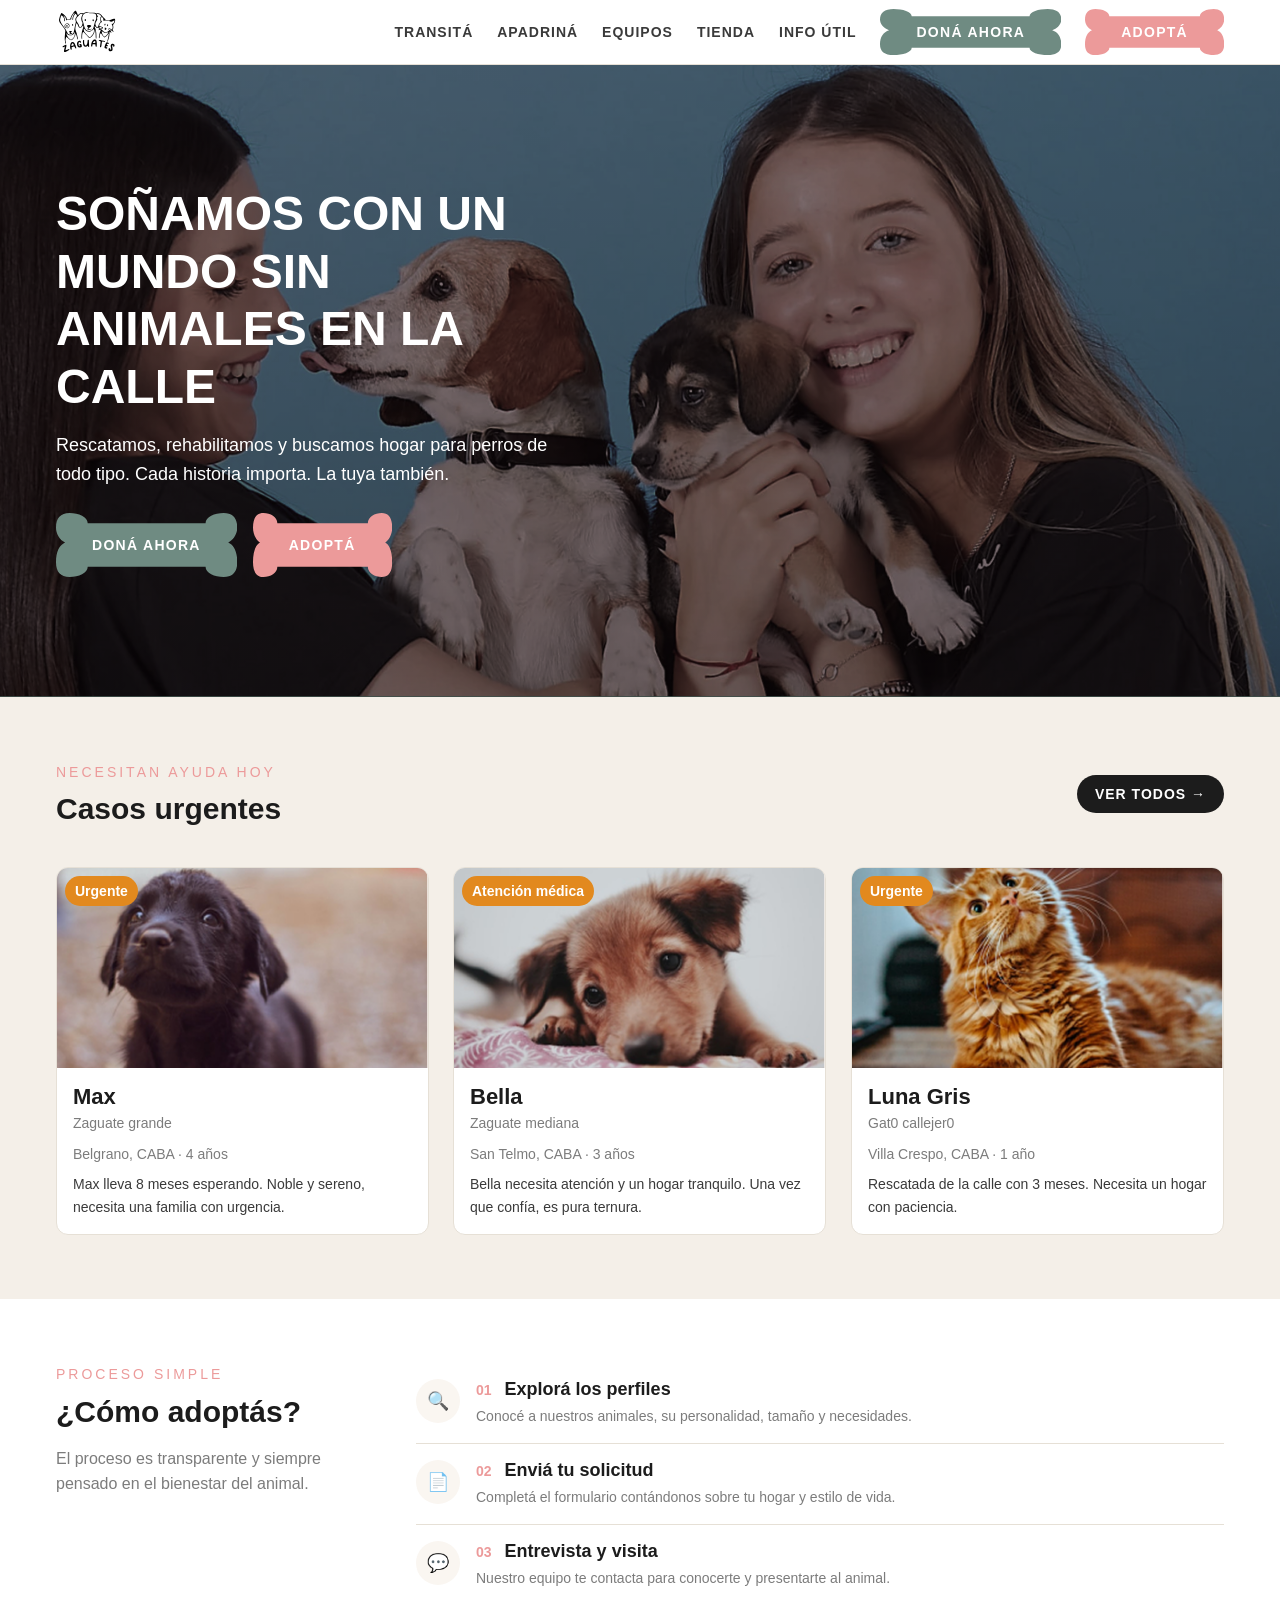
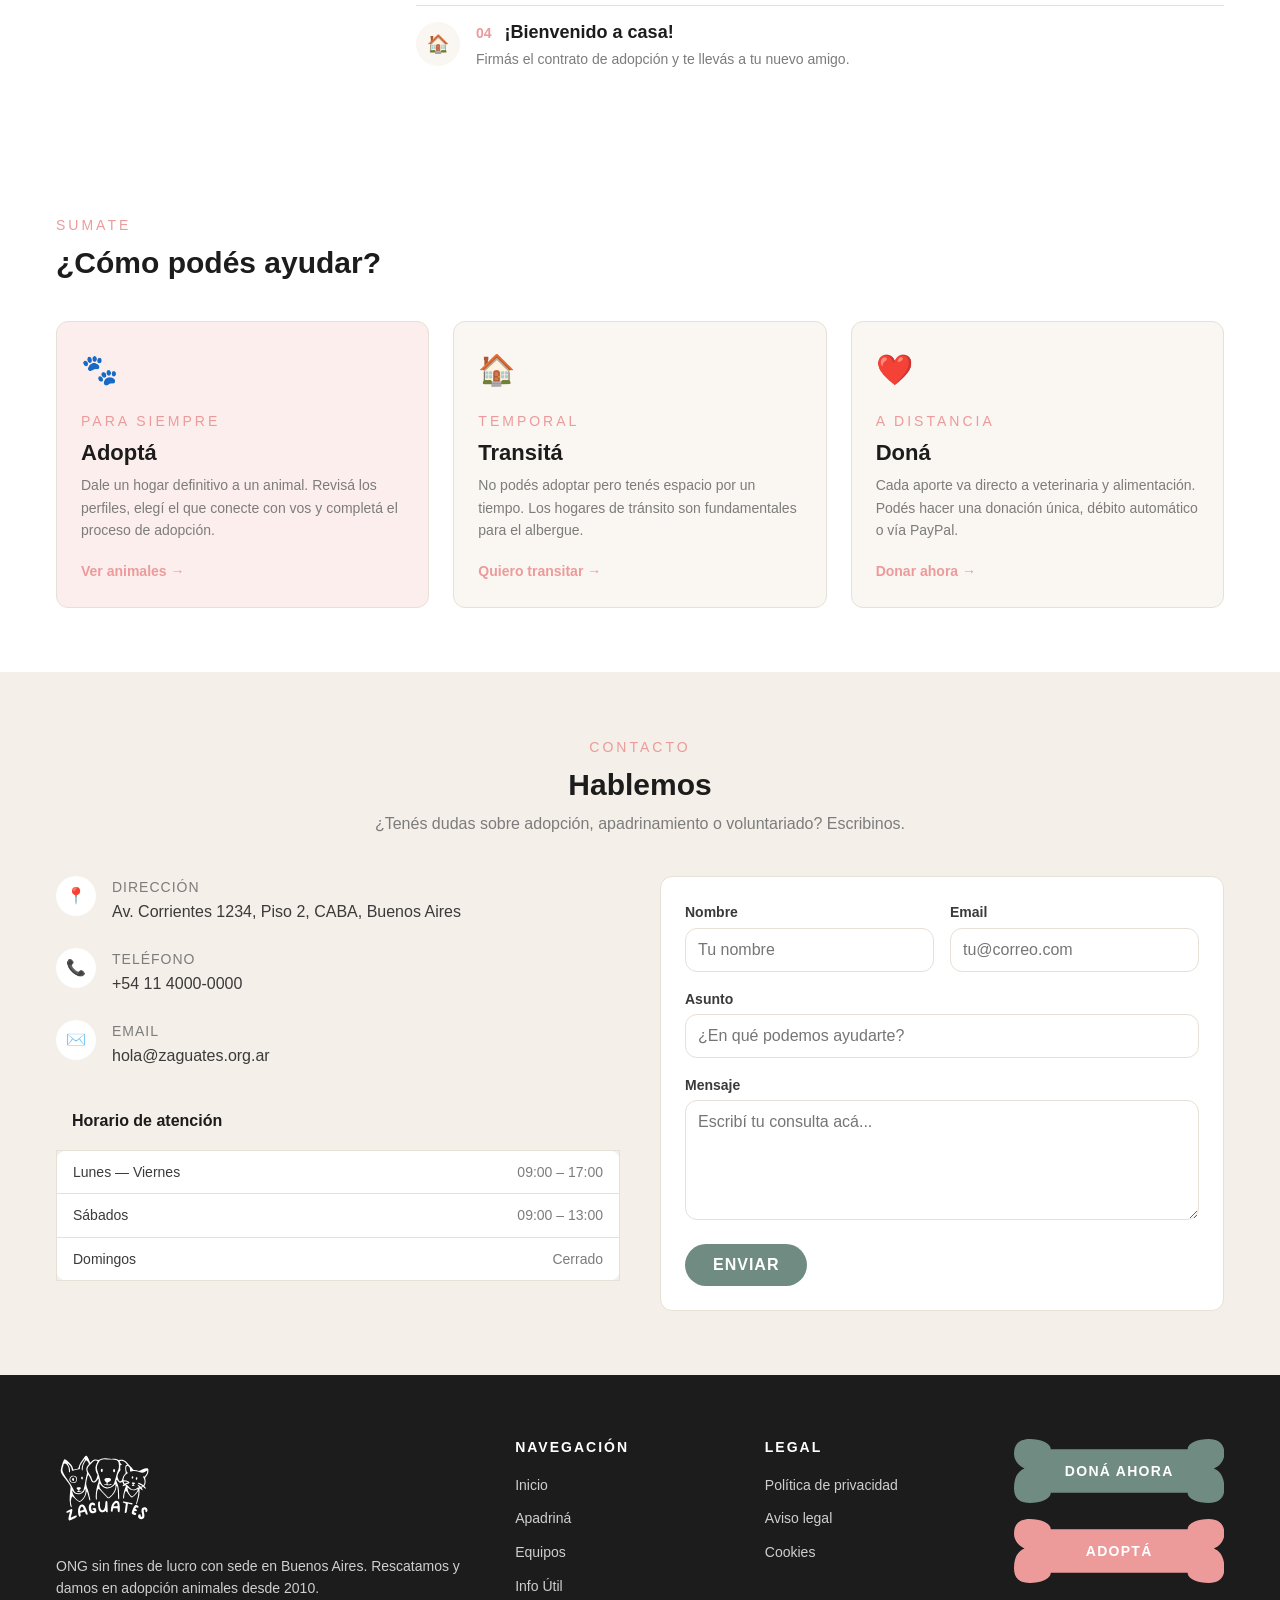
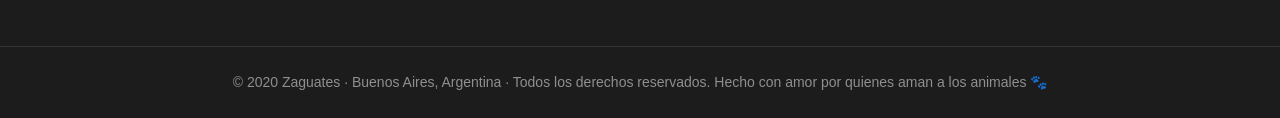
<file: index.html>
<!DOCTYPE html>
<html lang="es">
<head>
    <meta charset="UTF-8">
    <meta name="viewport" content="width=device-width, initial-scale=1.0">
    <title>Zaguates - Adoptá y salvá vidas</title>
    <link rel="stylesheet" href="style.css">
</head>
<body>

    <!-- =========================================================
         CABECERA CON MENÚ HAMBURGUESA
         ========================================================= -->
    <header class="cabecera">
        <div class="contenedor cabecera-interna">
            <a class="logo" href="index.html">
                <img src="img/Zaguates_logo.svg" alt="Logo Zaguates" width="64" height="48">
            </a>

            <!-- Checkbox oculto que hace funcionar el menú -->
            <input type="checkbox" id="menu-toggle" class="menu-toggle">
            
            <!-- El icono de la hamburguesa -->
            <label for="menu-toggle" class="menu-label">
                <span></span>
                <span></span>
                <span></span>
            </label>
            
            <!-- Navegación que se oculta en celular y se muestra en PC -->
            <nav class="navegacion" aria-label="Menú principal">
                <a href="transita.html">Transitá</a>
                <a href="animales.html">Apadriná</a>
                <a href="equipos.html">Equipos</a>
                <a href="index.html#tienda">Tienda</a>
                <a href="info.html">Info útil</a>
                <a href="dona.html" class="btn-hueso btn-hueso--verde">
                    <span>DONÁ AHORA</span>
                </a>
                <a href="animales.html" class="btn-hueso btn-hueso--rosa">
                    <span>ADOPTÁ</span>
                </a>
            </nav>
        </div>
    </header>


    <!-- =========================================================
         CONTENIDO PRINCIPAL
         ========================================================= -->
    <main>

        <!-- HERO -->
        <section class="hero" id="nosotros">
            <div class="contenedor">
                <div class="hero-contenido">
                    <h1>Soñamos con un mundo sin animales en la calle</h1>
                    <p>
                        Rescatamos, rehabilitamos y buscamos hogar para perros
                        de todo tipo. Cada historia importa. La tuya también.
                    </p>
                      <div class="grupo-botones">
                <a href="#" class="btn-hueso btn-hueso--verde" style=" height: 4rem">
    <span>DONÁ AHORA</span>
  </a>
                <a href="#" class="btn-hueso btn-hueso--rosa" style=" height: 4rem" >
    <span>ADOPTÁ</span>
  </a>
            </div>
                </div>
            </div>
        </section>


        <!-- CASOS URGENTES -->
        <section class="seccion casos-urgentes" id="casos">
            <div class="contenedor">

                <div class="encabezado-seccion">
                    <div>
                        <span class="eyebrow">Necesitan ayuda hoy</span>
                        <h2>Casos urgentes</h2>
                    </div>
                    <a class="btn btn-oscuro btn-chico" href="animales.html">Ver todos &rarr;</a>
                </div>

                <div class="grilla-casos">

                    <!-- Tarjeta 1 -->
                    <div class="contenedor-tarjeta">
                        <article class="tarjeta-animal">
                            <div class="tarjeta-animal__media">
                                <img class="tarjeta-animal__imagen" src="img/Max.png" alt="Max, perro mestizo grande">
                                <span class="etiqueta-alerta">Urgente</span>
                            </div>
                            <div class="tarjeta-animal__info">
                                <h3 class="tarjeta-animal__nombre">Max</h3>
                                <p class="tarjeta-animal__tipo">Zaguate grande</p>
                                <p class="tarjeta-animal__ubicacion">Belgrano, CABA · 4 años</p>
                                <p class="tarjeta-animal__descripcion">
                                    Max lleva 8 meses esperando. Noble y sereno,
                                    necesita una familia con urgencia.
                                </p>
                            </div>
                        </article>
                    </div>

                    <!-- Tarjeta 2 -->
                    <div class="contenedor-tarjeta">
                        <article class="tarjeta-animal">
                            <div class="tarjeta-animal__media">
                                <img class="tarjeta-animal__imagen" src="img/Bella.png" alt="Bella, perra mestiza mediana">
                                <span class="etiqueta-alerta">Atención médica</span>
                            </div>
                            <div class="tarjeta-animal__info">
                                <h3 class="tarjeta-animal__nombre">Bella</h3>
                                <p class="tarjeta-animal__tipo">Zaguate mediana</p>
                                <p class="tarjeta-animal__ubicacion">San Telmo, CABA · 3 años</p>
                                <p class="tarjeta-animal__descripcion">
                                    Bella necesita atención y un hogar tranquilo.
                                    Una vez que confía, es pura ternura.
                                </p>
                            </div>
                        </article>
                    </div>

                    <!-- Tarjeta 3 -->
                    <div class="contenedor-tarjeta">
                        <article class="tarjeta-animal">
                            <div class="tarjeta-animal__media">
                                <img class="tarjeta-animal__imagen" src="img/Simon.png" alt="Luna Gris, gata callejera">
                                <span class="etiqueta-alerta">Urgente</span>
                            </div>
                            <div class="tarjeta-animal__info">
                                <h3 class="tarjeta-animal__nombre">Luna Gris</h3>
                                <p class="tarjeta-animal__tipo">Gat0 callejer0</p>
                                <p class="tarjeta-animal__ubicacion">Villa Crespo, CABA · 1 año</p>
                                <p class="tarjeta-animal__descripcion">
                                    Rescatada de la calle con 3 meses. Necesita un
                                    hogar con paciencia.
                                </p>
                            </div>
                        </article>
                    </div>

                </div>
            </div>
        </section>


        <!-- PROCESO DE ADOPCION -->
        <section class="seccion proceso" id="adopta">
            <div class="contenedor proceso-grid">

                <div class="proceso-intro">
                    <span class="eyebrow">Proceso simple</span>
                    <h2>¿Cómo adoptás?</h2>
                    <p>El proceso es transparente y siempre pensado en el bienestar del animal.</p>
                </div>

                <div class="proceso-pasos">

                    <article class="paso">
                        <div class="paso__icono" aria-hidden="true">🔍</div>
                        <div>
                            <h3 class="paso__titulo">
                                <span class="paso__numero">01</span> Explorá los perfiles
                            </h3>
                            <p class="paso__texto">
                                Conocé a nuestros animales, su personalidad, tamaño y necesidades.
                            </p>
                        </div>
                    </article>

                    <article class="paso">
                        <div class="paso__icono" aria-hidden="true">📄</div>
                        <div>
                            <h3 class="paso__titulo">
                                <span class="paso__numero">02</span> Enviá tu solicitud
                            </h3>
                            <p class="paso__texto">
                                Completá el formulario contándonos sobre tu hogar y estilo de vida.
                            </p>
                        </div>
                    </article>

                    <article class="paso">
                        <div class="paso__icono" aria-hidden="true">💬</div>
                        <div>
                            <h3 class="paso__titulo">
                                <span class="paso__numero">03</span> Entrevista y visita
                            </h3>
                            <p class="paso__texto">
                                Nuestro equipo te contacta para conocerte y presentarte al animal.
                            </p>
                        </div>
                    </article>

                    <article class="paso">
                        <div class="paso__icono" aria-hidden="true">🏠</div>
                        <div>
                            <h3 class="paso__titulo">
                                <span class="paso__numero">04</span> ¡Bienvenido a casa!
                            </h3>
                            <p class="paso__texto">
                                Firmás el contrato de adopción y te llevás a tu nuevo amigo.
                            </p>
                        </div>
                    </article>

                </div>
            </div>
        </section>


        <!-- COMO PODES AYUDAR -->
        <section class="seccion ayuda" id="ayuda">
            <div class="contenedor">

                <span class="eyebrow">Sumate</span>
                <h2>¿Cómo podés ayudar?</h2>

                <div class="grilla-ayuda">

                    <article class="tarjeta-ayuda">
                        <div class="tarjeta-ayuda__icono" aria-hidden="true">🐾</div>
                        <span class="eyebrow">Para siempre</span>
                        <h3 class="tarjeta-ayuda__titulo">Adoptá</h3>
                        <p class="tarjeta-ayuda__texto">
                            Dale un hogar definitivo a un animal. Revisá los perfiles,
                            elegí el que conecte con vos y completá el proceso de adopción.
                        </p>
                        <a class="tarjeta-ayuda__link" href="animales.html">Ver animales &rarr;</a>
                    </article>

                    <article class="tarjeta-ayuda">
                        <div class="tarjeta-ayuda__icono" aria-hidden="true">🏠</div>
                        <span class="eyebrow">Temporal</span>
                        <h3 class="tarjeta-ayuda__titulo">Transitá</h3>
                        <p class="tarjeta-ayuda__texto">
                            No podés adoptar pero tenés espacio por un tiempo. Los hogares
                            de tránsito son fundamentales para el albergue.
                        </p>
                        <a class="tarjeta-ayuda__link" href="transita.html">Quiero transitar &rarr;</a>
                    </article>

                    <article class="tarjeta-ayuda" id="donaciones">
                        <div class="tarjeta-ayuda__icono" aria-hidden="true">❤️</div>
                        <span class="eyebrow">A distancia</span>
                        <h3 class="tarjeta-ayuda__titulo">Doná</h3>
                        <p class="tarjeta-ayuda__texto">
                            Cada aporte va directo a veterinaria y alimentación. Podés hacer
                            una donación única, débito automático o vía PayPal.
                        </p>
                        <a class="tarjeta-ayuda__link" href="#contacto">Donar ahora &rarr;</a>
                    </article>

                </div>
            </div>
        </section>


        <!-- CONTACTO -->
        <section class="seccion contacto" id="contacto">
            <div class="contenedor">

                <div class="contacto-titulo">
                    <span class="eyebrow">Contacto</span>
                    <h2>Hablemos</h2>
                    <p>¿Tenés dudas sobre adopción, apadrinamiento o voluntariado? Escribinos.</p>
                </div>

                <div class="contacto-grid">

                    <!-- Columna de informacion -->
                    <div class="contacto-info">

                        <div class="dato-contacto">
                            <div class="dato-contacto__icono" aria-hidden="true">📍</div>
                            <div>
                                <span class="dato-contacto__etiqueta">Dirección</span>
                                Av. Corrientes 1234, Piso 2, CABA, Buenos Aires
                            </div>
                        </div>

                        <div class="dato-contacto">
                            <div class="dato-contacto__icono" aria-hidden="true">📞</div>
                            <div>
                                <span class="dato-contacto__etiqueta">Teléfono</span>
                                +54 11 4000-0000
                            </div>
                        </div>

                        <div class="dato-contacto">
                            <div class="dato-contacto__icono" aria-hidden="true">✉️</div>
                            <div>
                                <span class="dato-contacto__etiqueta">Email</span>
                                hola@zaguates.org.ar
                            </div>
                        </div>

                        <table class="horarios">
                            <caption>Horario de atención</caption>
                            <tbody>
                                <tr>
                                    <td>Lunes — Viernes</td>
                                    <td>09:00 – 17:00</td>
                                </tr>
                                <tr>
                                    <td>Sábados</td>
                                    <td>09:00 – 13:00</td>
                                </tr>
                                <tr>
                                    <td>Domingos</td>
                                    <td>Cerrado</td>
                                </tr>
                            </tbody>
                        </table>

                    </div>

                    <!-- Columna del formulario -->
                    <form class="formulario" action="#" method="post">

                        <div class="campos-fila">
                            <div class="campo">
                                <label for="nombre">Nombre</label>
                                <input type="text" id="nombre" name="nombre" placeholder="Tu nombre">
                            </div>
                            <div class="campo">
                                <label for="email">Email</label>
                                <input type="email" id="email" name="email" placeholder="tu@correo.com">
                            </div>
                        </div>

                        <div class="campo">
                            <label for="asunto">Asunto</label>
                            <input type="text" id="asunto" name="asunto" placeholder="¿En qué podemos ayudarte?">
                        </div>

                        <div class="campo">
                            <label for="mensaje">Mensaje</label>
                            <textarea id="mensaje" name="mensaje" placeholder="Escribí tu consulta acá..."></textarea>
                        </div>

                        <button type="submit" class="btn btn-verde">Enviar</button>

                    </form>

                </div>
            </div>
        </section>

    </main>


    <!-- =========================================================
         PIE DE PAGINA
         ========================================================= -->
    <footer class="pie" id="tienda">
        <div class="contenedor">

            <div class="pie-grid">

                <div class="pie-sobre">
                    <a class="logo" href="index.html">
                        <img src="img/ZaguatesLogo_BLanco.svg" alt="Logo Zaguates" width="100" height="100">
                       
                    </a>
                    <p>
                        ONG sin fines de lucro con sede en Buenos Aires. Rescatamos y
                        damos en adopción animales desde 2010.
                    </p>
                </div>

                <div class="pie-columna">
                    <h3>Navegación</h3>
                    <ul>
                        <li><a href="index.html">Inicio</a></li>
                        <li><a href="animales.html">Apadriná</a></li>
                        <li><a href="equipos.html">Equipos</a></li>
                        <li><a href="#contacto">Info Útil</a></li>
                    </ul>
                </div>

                <div class="pie-columna">
                    <h3>Legal</h3>
                    <ul>
                        <li><a href="#">Política de privacidad</a></li>
                        <li><a href="#">Aviso legal</a></li>
                        <li><a href="#">Cookies</a></li>
                    </ul>
                </div>

              <div class="grupo-botones" style="flex-direction: column;">
                <a href="/donaciones.html" class="btn-hueso btn-hueso--verde" style=" height: 4rem">
                    <span>DONÁ AHORA</span>
                </a>
                <a href="#" class="btn-hueso btn-hueso--rosa" style=" height: 4rem">
                    <span>ADOPTÁ</span>
                </a>
            </div>
        </div>

            </div>

            <div class="pie-final">
                © 2020 Zaguates · Buenos Aires, Argentina · Todos los derechos reservados.
                Hecho con amor por quienes aman a los animales 🐾
            </div>

        </div>
    </footer>

</body>
</html>
</file>
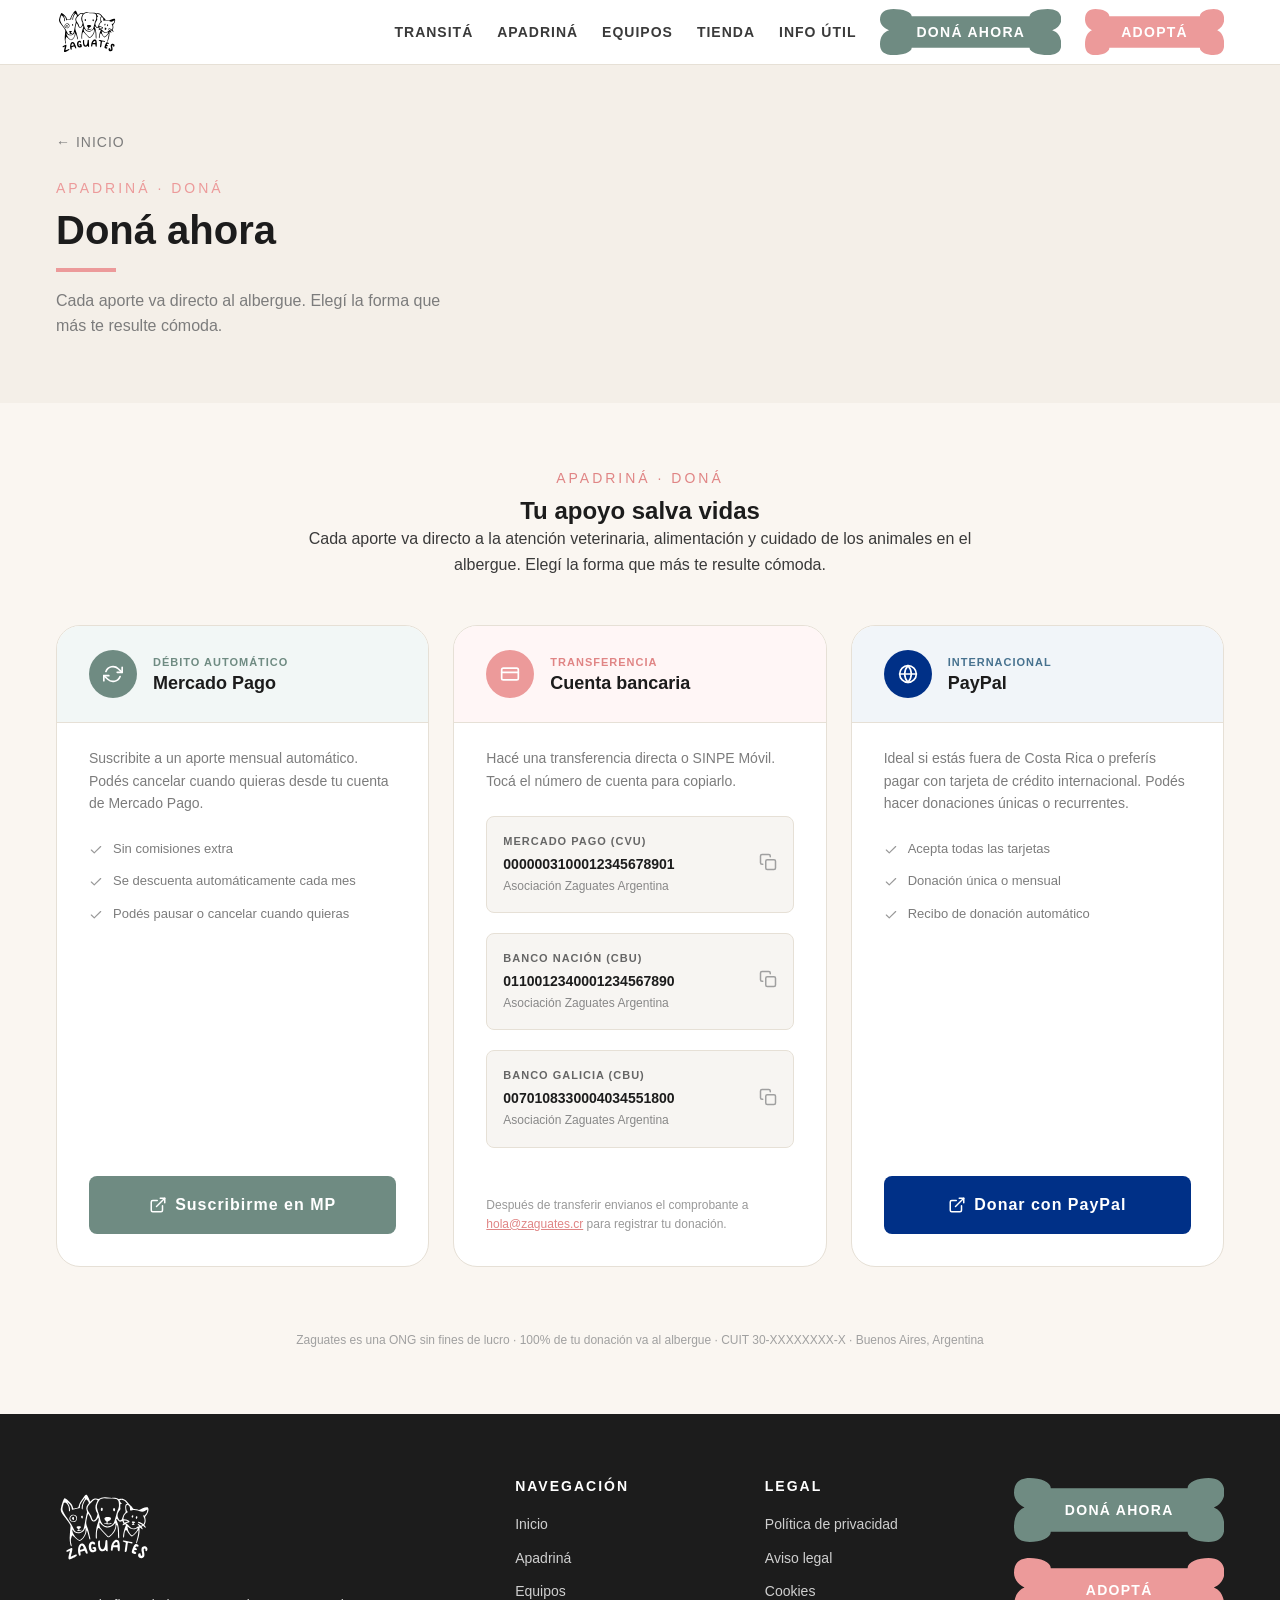
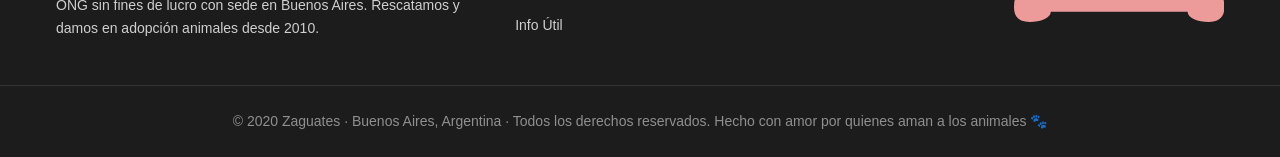
<file: dona.html>
<!DOCTYPE html>
<html lang="es">
<head>
    <meta charset="UTF-8">
    <meta name="viewport" content="width=device-width, initial-scale=1.0">
    <title>Doná Ahora | Zaguates</title>
    <link rel="stylesheet" href="style.css">
</head>
<body>

    <!-- =========================================================
         CABECERA CON MENÚ HAMBURGUESA
         ========================================================= -->
    <header class="cabecera">
        <div class="contenedor cabecera-interna">
            <a class="logo" href="index.html">
                <img src="img/Zaguates_logo.svg" alt="Logo Zaguates" width="64" height="48">
            </a>

            <!-- Checkbox oculto que hace funcionar el menú -->
            <input type="checkbox" id="menu-toggle" class="menu-toggle">
            
            <!-- El icono de la hamburguesa -->
            <label for="menu-toggle" class="menu-label">
                <span></span>
                <span></span>
                <span></span>
            </label>
            
            <!-- Navegación que se oculta en celular y se muestra en PC -->
            <nav class="navegacion" aria-label="Menú principal">
                <a href="transita.html">Transitá</a>
                <a href="animales.html">Apadriná</a>
                <a href="equipos.html">Equipos</a>
                <a href="index.html#tienda">Tienda</a>
                <a href="info.html">Info útil</a>
                <a href="dona.html" class="btn-hueso btn-hueso--verde">
                    <span>DONÁ AHORA</span>
                </a>
                <a href="animales.html" class="btn-hueso btn-hueso--rosa">
                    <span>ADOPTÁ</span>
                </a>
            </nav>
        </div>
    </header>

    <!-- =========================================================
         CONTENIDO PRINCIPAL
         ========================================================= -->
    <main>

        <!-- HERO DONACIONES -->
        <section class="donar-hero">
            <div class="contenedor donar-hero__grid">
                <div class="donar-hero__texto">
                    <a class="volver" href="index.html">&larr; Inicio</a>
                    <span class="eyebrow">Apadriná &middot; Doná</span>
                    <h1>Doná ahora</h1>
                    <hr class="divisor">
                    <p>Cada aporte va directo al albergue. Elegí la forma que más te resulte cómoda.</p>
                </div>
                <div class="donar-hero__grafico">
                    <svg viewBox="0 0 24 24" fill="currentColor" class="icono-corazon-bg" aria-hidden="true">
                        <path d="M12 21.35l-1.45-1.32C5.4 15.36 2 12.28 2 8.5 2 5.42 4.42 3 7.5 3c1.74 0 3.41.81 4.5 2.09C13.09 3.81 14.76 3 16.5 3 19.58 3 22 5.42 22 8.5c0 3.78-3.4 6.86-8.55 11.54L12 21.35z"/>
                    </svg>
                </div>
            </div>
        </section>

       <!-- MÉTODOS DE DONACIÓN -->
        <section class="seccion" id="donaciones" style="background-color: var(--color-fondo-suave);">
            <div class="contenedor">

                <!-- Intro centrada -->
                <div class="dona-intro">
                    <span class="eyebrow eyebrow-rosa">Apadriná &middot; Doná</span>
                    <h2>Tu apoyo salva vidas</h2>
                    <p>
                        Cada aporte va directo a la atención veterinaria, alimentación y
                        cuidado de los animales en el albergue. Elegí la forma que más te resulte cómoda.
                    </p>
                </div>

                <!-- Grid de 3 tarjetas -->
                <div class="dona-grid">

                    <!-- Tarjeta 1: Mercado Pago -->
                    <article class="dona-tarjeta dona-tarjeta--mp">
                        <div class="dona-tarjeta__cabecera">
                            <div class="dona-tarjeta__icono dona-tarjeta__icono--verde">
                                <svg viewBox="0 0 24 24" fill="none" stroke="currentColor" stroke-width="2" stroke-linecap="round" stroke-linejoin="round" aria-hidden="true">
                                    <polyline points="23 4 23 10 17 10"/>
                                    <polyline points="1 20 1 14 7 14"/>
                                    <path d="M3.5 9a9 9 0 0 1 14.8-3.3L23 10M1 14l4.7 4.3A9 9 0 0 0 20.5 15"/>
                                </svg>
                            </div>
                            <div>
                                <span class="dona-tarjeta__etiqueta">Débito automático</span>
                                <h3 class="dona-tarjeta__titulo">Mercado Pago</h3>
                            </div>
                        </div>

                        <div class="dona-tarjeta__cuerpo">
                            <p class="dona-tarjeta__desc">
                                Suscribite a un aporte mensual automático. Podés cancelar cuando
                                quieras desde tu cuenta de Mercado Pago.
                            </p>
                            <ul class="dona-checklist">
                                <li>Sin comisiones extra</li>
                                <li>Se descuenta automáticamente cada mes</li>
                                <li>Podés pausar o cancelar cuando quieras</li>
                            </ul>
                        </div>

                        <div class="dona-tarjeta__pie">
                            <a class="btn btn-verde btn-bloque" href="#">
                                <svg width="18" height="18" viewBox="0 0 24 24" fill="none" stroke="currentColor" stroke-width="2" stroke-linecap="round" stroke-linejoin="round"><path d="M18 13v6a2 2 0 0 1-2 2H5a2 2 0 0 1-2-2V8a2 2 0 0 1 2-2h6"></path><polyline points="15 3 21 3 21 9"></polyline><line x1="10" y1="14" x2="21" y2="3"></line></svg>
                                Suscribirme en MP
                            </a>
                        </div>
                    </article>

                    <!-- Tarjeta 2: Cuenta bancaria -->
                    <article class="dona-tarjeta dona-tarjeta--banco">
                        <div class="dona-tarjeta__cabecera">
                            <div class="dona-tarjeta__icono dona-tarjeta__icono--rosa">
                                <svg viewBox="0 0 24 24" fill="none" stroke="currentColor" stroke-width="2" stroke-linecap="round" stroke-linejoin="round" aria-hidden="true">
                                    <rect x="2" y="5" width="20" height="14" rx="2"/>
                                    <line x1="2" y1="10" x2="22" y2="10"/>
                                </svg>
                            </div>
                            <div>
                                <span class="dona-tarjeta__etiqueta">Transferencia</span>
                                <h3 class="dona-tarjeta__titulo">Cuenta bancaria</h3>
                            </div>
                        </div>

                        <div class="dona-tarjeta__cuerpo">
                            <p class="dona-tarjeta__desc">
                                Hacé una transferencia directa o SINPE Móvil. Tocá el número
                                de cuenta para copiarlo.
                            </p>

                            <div class="dona-datos">
                                <div class="dato-bancario">
                                    <div>
                                        <span class="dato-bancario__etiqueta">Mercado Pago (CVU)</span>
                                        <span class="dato-bancario__numero">0000003100012345678901</span>
                                        <span class="dato-bancario__titular">Asociación Zaguates Argentina</span>
                                    </div>
                                    <button class="dato-bancario__copiar" type="button" aria-label="Copiar número">
                                        <svg width="18" height="18" viewBox="0 0 24 24" fill="none" stroke="currentColor" stroke-width="2" stroke-linecap="round" stroke-linejoin="round"><rect x="9" y="9" width="13" height="13" rx="2" ry="2"></rect><path d="M5 15H4a2 2 0 0 1-2-2V4a2 2 0 0 1 2-2h9a2 2 0 0 1 2 2v1"></path></svg>
                                    </button>
                                </div>
                                <div class="dato-bancario">
                                    <div>
                                        <span class="dato-bancario__etiqueta">Banco Nación (CBU)</span>
                                        <span class="dato-bancario__numero">0110012340001234567890</span>
                                        <span class="dato-bancario__titular">Asociación Zaguates Argentina</span>
                                    </div>
                                    <button class="dato-bancario__copiar" type="button" aria-label="Copiar número">
                                        <svg width="18" height="18" viewBox="0 0 24 24" fill="none" stroke="currentColor" stroke-width="2" stroke-linecap="round" stroke-linejoin="round"><rect x="9" y="9" width="13" height="13" rx="2" ry="2"></rect><path d="M5 15H4a2 2 0 0 1-2-2V4a2 2 0 0 1 2-2h9a2 2 0 0 1 2 2v1"></path></svg>
                                    </button>
                                </div>
                                <div class="dato-bancario">
                                    <div>
                                        <span class="dato-bancario__etiqueta">Banco Galicia (CBU)</span>
                                        <span class="dato-bancario__numero">0070108330004034551800</span>
                                        <span class="dato-bancario__titular">Asociación Zaguates Argentina</span>
                                    </div>
                                    <button class="dato-bancario__copiar" type="button" aria-label="Copiar número">
                                        <svg width="18" height="18" viewBox="0 0 24 24" fill="none" stroke="currentColor" stroke-width="2" stroke-linecap="round" stroke-linejoin="round"><rect x="9" y="9" width="13" height="13" rx="2" ry="2"></rect><path d="M5 15H4a2 2 0 0 1-2-2V4a2 2 0 0 1 2-2h9a2 2 0 0 1 2 2v1"></path></svg>
                                    </button>
                                </div>
                            </div>
                        </div>

                        <div class="dona-tarjeta__pie">
                            <p class="dona-tarjeta__nota">
                                Después de transferir envianos el comprobante a
                                <a href="mailto:hola@zaguates.cr">hola@zaguates.cr</a>
                                para registrar tu donación.
                            </p>
                        </div>
                    </article>

                    <!-- Tarjeta 3: PayPal -->
                    <article class="dona-tarjeta dona-tarjeta--paypal">
                        <div class="dona-tarjeta__cabecera">
                            <div class="dona-tarjeta__icono dona-tarjeta__icono--azul">
                                <svg viewBox="0 0 24 24" fill="none" stroke="currentColor" stroke-width="2" stroke-linecap="round" stroke-linejoin="round" aria-hidden="true">
                                    <circle cx="12" cy="12" r="10"/>
                                    <line x1="2" y1="12" x2="22" y2="12"/>
                                    <path d="M12 2a15.3 15.3 0 0 1 4 10 15.3 15.3 0 0 1-4 10 15.3 15.3 0 0 1-4-10 15.3 15.3 0 0 1 4-10z"/>
                                </svg>
                            </div>
                            <div>
                                <span class="dona-tarjeta__etiqueta">Internacional</span>
                                <h3 class="dona-tarjeta__titulo">PayPal</h3>
                            </div>
                        </div>

                        <div class="dona-tarjeta__cuerpo">
                            <p class="dona-tarjeta__desc">
                                Ideal si estás fuera de Costa Rica o preferís pagar con tarjeta de
                                crédito internacional. Podés hacer donaciones únicas o recurrentes.
                            </p>
                            <ul class="dona-checklist">
                                <li>Acepta todas las tarjetas</li>
                                <li>Donación única o mensual</li>
                                <li>Recibo de donación automático</li>
                            </ul>
                        </div>

                        <div class="dona-tarjeta__pie">
                            <a class="btn btn-azul btn-bloque" href="#">
                                <svg width="18" height="18" viewBox="0 0 24 24" fill="none" stroke="currentColor" stroke-width="2" stroke-linecap="round" stroke-linejoin="round"><path d="M18 13v6a2 2 0 0 1-2 2H5a2 2 0 0 1-2-2V8a2 2 0 0 1 2-2h6"></path><polyline points="15 3 21 3 21 9"></polyline><line x1="10" y1="14" x2="21" y2="3"></line></svg>
                                Donar con PayPal
                            </a>
                        </div>
                    </article>

                </div>

                <!-- Disclaimer -->
                <p class="dona-disclaimer">
                    Zaguates es una ONG sin fines de lucro &middot; 100% de tu donación va al albergue &middot; CUIT 30-XXXXXXXX-X &middot; Buenos Aires, Argentina
                </p>

            </div>
        </section>
    </main>

    <!-- =========================================================
         PIE DE PAGINA
         ========================================================= -->
    <footer class="pie" id="tienda">
        <div class="contenedor">

            <div class="pie-grid">

                <div class="pie-sobre">
                    <a class="logo" href="index.html">
                        <img src="img/ZaguatesLogo_BLanco.svg" alt="Logo Zaguates" width="100" height="100">
                       
                    </a>
                    <p>
                        ONG sin fines de lucro con sede en Buenos Aires. Rescatamos y
                        damos en adopción animales desde 2010.
                    </p>
                </div>

                <div class="pie-columna">
                    <h3>Navegación</h3>
                    <ul>
                        <li><a href="index.html">Inicio</a></li>
                        <li><a href="animales.html">Apadriná</a></li>
                        <li><a href="equipos.html">Equipos</a></li>
                        <li><a href="#contacto">Info Útil</a></li>
                    </ul>
                </div>

                <div class="pie-columna">
                    <h3>Legal</h3>
                    <ul>
                        <li><a href="#">Política de privacidad</a></li>
                        <li><a href="#">Aviso legal</a></li>
                        <li><a href="#">Cookies</a></li>
                    </ul>
                </div>

              <div class="grupo-botones" style="flex-direction: column;">
                <a href="/donaciones.html" class="btn-hueso btn-hueso--verde" style=" height: 4rem">
                    <span>DONÁ AHORA</span>
                </a>
                <a href="#" class="btn-hueso btn-hueso--rosa" style=" height: 4rem">
                    <span>ADOPTÁ</span>
                </a>
            </div>
        </div>

            </div>

            <div class="pie-final">
                © 2020 Zaguates · Buenos Aires, Argentina · Todos los derechos reservados.
                Hecho con amor por quienes aman a los animales 🐾
            </div>

        </div>
    </footer>


</body>
</html>
</file>
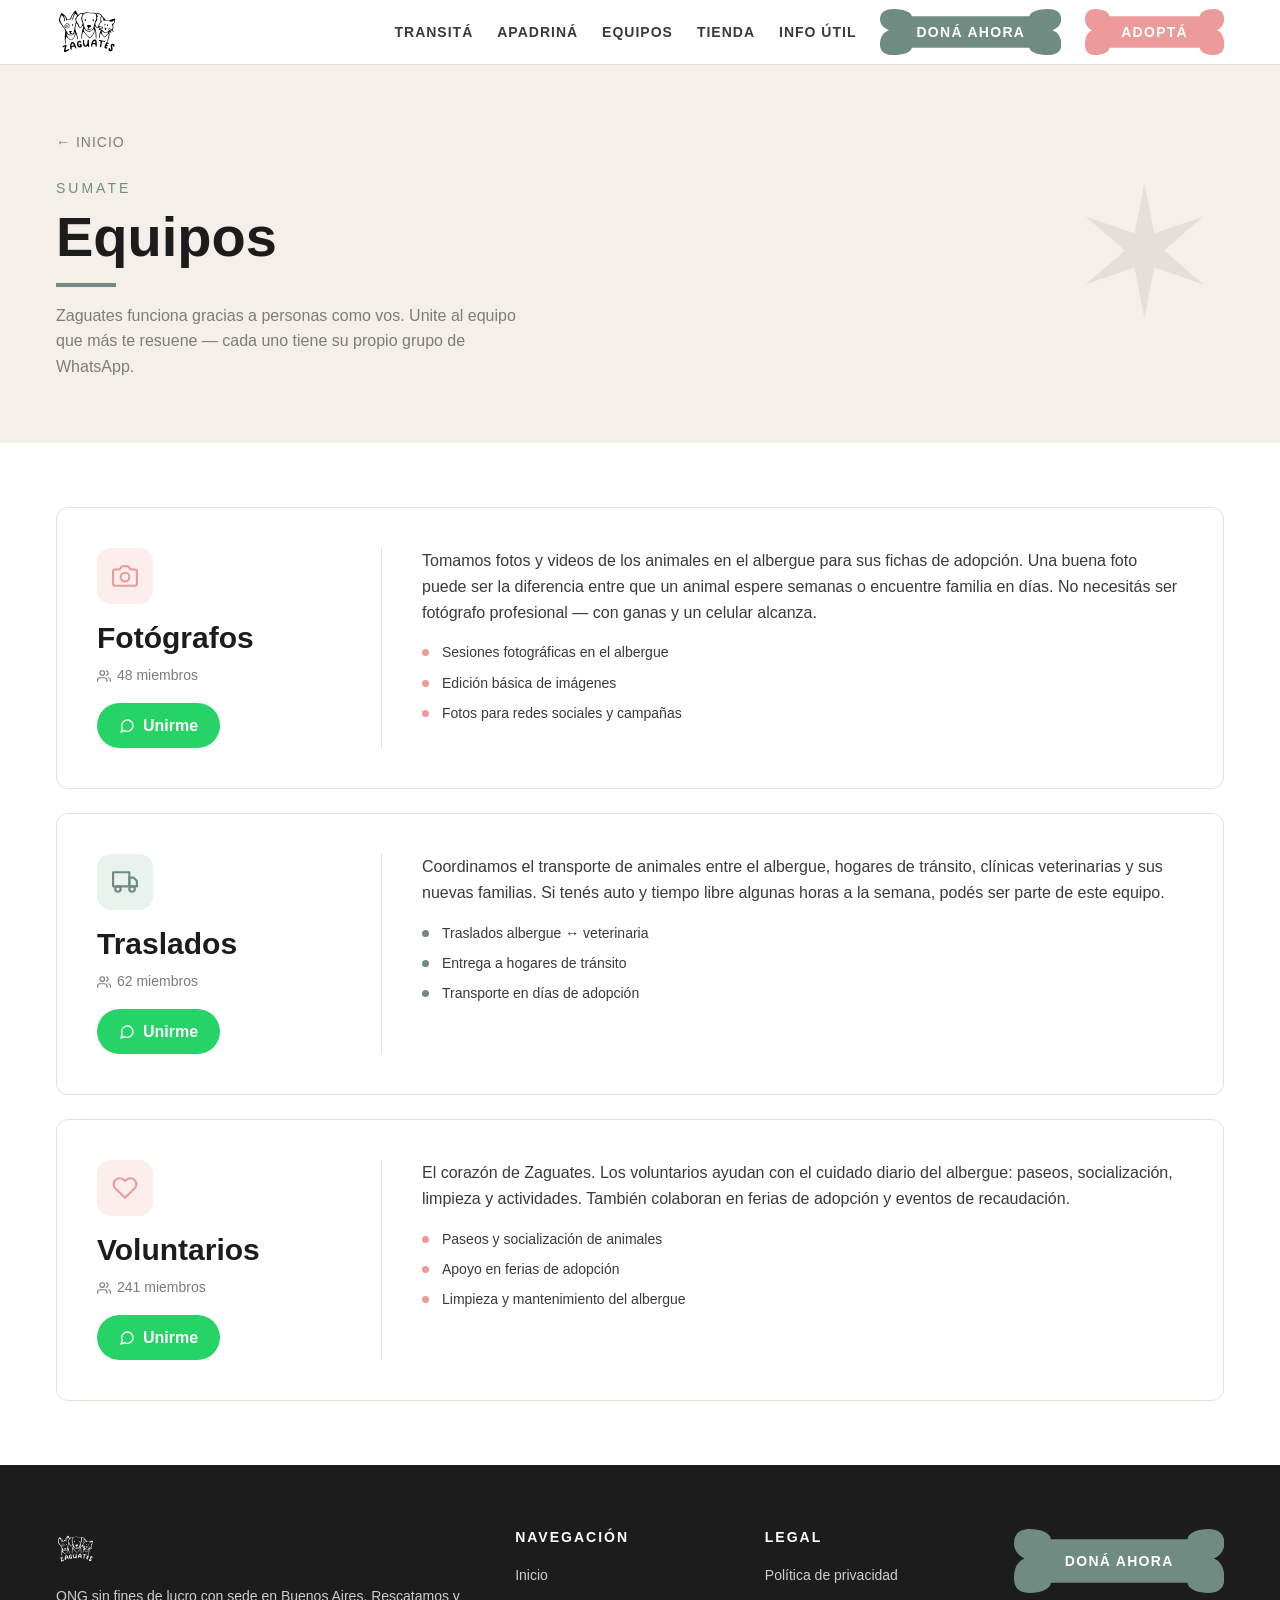
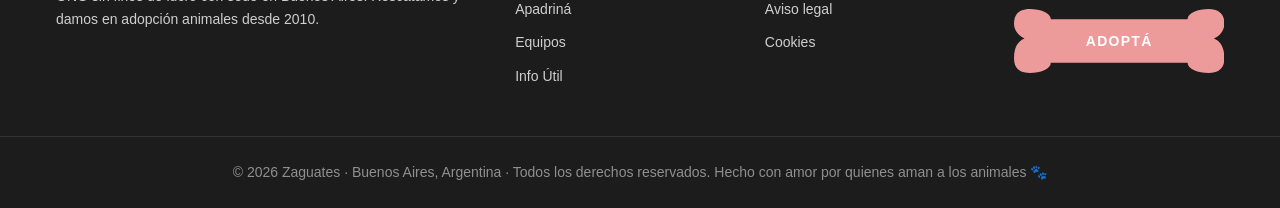
<file: equipos.html>
<!DOCTYPE html>
<html lang="es">
<head>
    <meta charset="UTF-8">
    <meta name="viewport" content="width=device-width, initial-scale=1.0">
    <title>Equipos | Zaguates</title>
    <link rel="stylesheet" href="style.css">
</head>
<body>

     <!-- =========================================================
         CABECERA CON MENÚ HAMBURGUESA
         ========================================================= -->
    <header class="cabecera">
        <div class="contenedor cabecera-interna">
            <a class="logo" href="index.html">
                <img src="img/Zaguates_logo.svg" alt="Logo Zaguates" width="64" height="48">
            </a>

            <!-- Checkbox oculto que hace funcionar el menú -->
            <input type="checkbox" id="menu-toggle" class="menu-toggle">
            
            <!-- El icono de la hamburguesa -->
            <label for="menu-toggle" class="menu-label">
                <span></span>
                <span></span>
                <span></span>
            </label>
            
            <!-- Navegación que se oculta en celular y se muestra en PC -->
            <nav class="navegacion" aria-label="Menú principal">
                <a href="transita.html">Transitá</a>
                <a href="animales.html">Apadriná</a>
                <a href="equipos.html">Equipos</a>
                <a href="index.html#tienda">Tienda</a>
                <a href="info.html">Info útil</a>
                <a href="dona.html" class="btn-hueso btn-hueso--verde">
                    <span>DONÁ AHORA</span>
                </a>
                <a href="animales.html" class="btn-hueso btn-hueso--rosa">
                    <span>ADOPTÁ</span>
                </a>
            </nav>
        </div>
    </header>

    <!-- =========================================================
         CONTENIDO PRINCIPAL
         ========================================================= -->
    <main>

        <!-- HERO -->
        <section class="lista-hero">
            <div class="contenedor">
                <a class="volver" href="index.html">&larr; Inicio</a>
                <span class="eyebrow eyebrow-verde">Sumate</span>
                <h1>Equipos</h1>
                <hr class="divisor divisor--verde">
                <p>
                    Zaguates funciona gracias a personas como vos. Unite al equipo que más
                    te resuene — cada uno tiene su propio grupo de WhatsApp.
                </p>
            </div>
            <span class="lista-hero__deco" aria-hidden="true">&#10038;</span>
        </section>


        <!-- LISTA DE EQUIPOS -->
        <section class="seccion equipos">
            <div class="contenedor">
                <div class="equipos-lista">

                    <!-- Fotógrafos -->
                    <article class="equipo">
                        <div class="equipo__lado">
                            <div class="equipo__icono equipo__icono--rosa">
                                <svg viewBox="0 0 24 24" fill="none" stroke="currentColor" stroke-width="2" stroke-linecap="round" stroke-linejoin="round" aria-hidden="true">
                                    <path d="M23 19a2 2 0 0 1-2 2H3a2 2 0 0 1-2-2V8a2 2 0 0 1 2-2h4l2-3h6l2 3h4a2 2 0 0 1 2 2z"/>
                                    <circle cx="12" cy="13" r="4"/>
                                </svg>
                            </div>
                            <h2 class="equipo__nombre">Fotógrafos</h2>
                            <p class="equipo__miembros">
                                <svg viewBox="0 0 24 24" fill="none" stroke="currentColor" stroke-width="2" stroke-linecap="round" stroke-linejoin="round" aria-hidden="true">
                                    <path d="M17 21v-2a4 4 0 0 0-4-4H5a4 4 0 0 0-4 4v2"/>
                                    <circle cx="9" cy="7" r="4"/>
                                    <path d="M23 21v-2a4 4 0 0 0-3-3.9"/>
                                    <path d="M16 3.1a4 4 0 0 1 0 7.8"/>
                                </svg>
                                48 miembros
                            </p>
                            <a class="btn-unirme" href="#">
                                <svg viewBox="0 0 24 24" fill="none" stroke="currentColor" stroke-width="2" stroke-linecap="round" stroke-linejoin="round" aria-hidden="true">
                                    <path d="M21 11.5a8.5 8.5 0 0 1-12.3 7.6L3 21l1.9-5.7A8.5 8.5 0 1 1 21 11.5z"/>
                                </svg>
                                Unirme
                            </a>
                        </div>
                        <div class="equipo__detalle equipo__detalle--rosa">
                            <p class="equipo__desc">
                                Tomamos fotos y videos de los animales en el albergue para sus fichas
                                de adopción. Una buena foto puede ser la diferencia entre que un animal
                                espere semanas o encuentre familia en días. No necesitás ser fotógrafo
                                profesional — con ganas y un celular alcanza.
                            </p>
                            <ul class="equipo__lista">
                                <li>Sesiones fotográficas en el albergue</li>
                                <li>Edición básica de imágenes</li>
                                <li>Fotos para redes sociales y campañas</li>
                            </ul>
                        </div>
                    </article>

                    <!-- Traslados -->
                    <article class="equipo">
                        <div class="equipo__lado">
                            <div class="equipo__icono equipo__icono--verde">
                                <svg viewBox="0 0 24 24" fill="none" stroke="currentColor" stroke-width="2" stroke-linecap="round" stroke-linejoin="round" aria-hidden="true">
                                    <rect x="1" y="3" width="15" height="13"/>
                                    <path d="M16 8h4l3 3v5h-7z"/>
                                    <circle cx="5.5" cy="18.5" r="2.5"/>
                                    <circle cx="18.5" cy="18.5" r="2.5"/>
                                </svg>
                            </div>
                            <h2 class="equipo__nombre">Traslados</h2>
                            <p class="equipo__miembros">
                                <svg viewBox="0 0 24 24" fill="none" stroke="currentColor" stroke-width="2" stroke-linecap="round" stroke-linejoin="round" aria-hidden="true">
                                    <path d="M17 21v-2a4 4 0 0 0-4-4H5a4 4 0 0 0-4 4v2"/>
                                    <circle cx="9" cy="7" r="4"/>
                                    <path d="M23 21v-2a4 4 0 0 0-3-3.9"/>
                                    <path d="M16 3.1a4 4 0 0 1 0 7.8"/>
                                </svg>
                                62 miembros
                            </p>
                            <a class="btn-unirme" href="#">
                                <svg viewBox="0 0 24 24" fill="none" stroke="currentColor" stroke-width="2" stroke-linecap="round" stroke-linejoin="round" aria-hidden="true">
                                    <path d="M21 11.5a8.5 8.5 0 0 1-12.3 7.6L3 21l1.9-5.7A8.5 8.5 0 1 1 21 11.5z"/>
                                </svg>
                                Unirme
                            </a>
                        </div>
                        <div class="equipo__detalle equipo__detalle--verde">
                            <p class="equipo__desc">
                                Coordinamos el transporte de animales entre el albergue, hogares de
                                tránsito, clínicas veterinarias y sus nuevas familias. Si tenés auto y
                                tiempo libre algunas horas a la semana, podés ser parte de este equipo.
                            </p>
                            <ul class="equipo__lista">
                                <li>Traslados albergue &harr; veterinaria</li>
                                <li>Entrega a hogares de tránsito</li>
                                <li>Transporte en días de adopción</li>
                            </ul>
                        </div>
                    </article>

                    <!-- Voluntarios -->
                    <article class="equipo">
                        <div class="equipo__lado">
                            <div class="equipo__icono equipo__icono--rosa">
                                <svg viewBox="0 0 24 24" fill="none" stroke="currentColor" stroke-width="2" stroke-linecap="round" stroke-linejoin="round" aria-hidden="true">
                                    <path d="M20.8 4.6a5.5 5.5 0 0 0-7.8 0L12 5.6l-1-1a5.5 5.5 0 0 0-7.8 7.8l1 1L12 21l7.8-7.6 1-1a5.5 5.5 0 0 0 0-7.8z"/>
                                </svg>
                            </div>
                            <h2 class="equipo__nombre">Voluntarios</h2>
                            <p class="equipo__miembros">
                                <svg viewBox="0 0 24 24" fill="none" stroke="currentColor" stroke-width="2" stroke-linecap="round" stroke-linejoin="round" aria-hidden="true">
                                    <path d="M17 21v-2a4 4 0 0 0-4-4H5a4 4 0 0 0-4 4v2"/>
                                    <circle cx="9" cy="7" r="4"/>
                                    <path d="M23 21v-2a4 4 0 0 0-3-3.9"/>
                                    <path d="M16 3.1a4 4 0 0 1 0 7.8"/>
                                </svg>
                                241 miembros
                            </p>
                            <a class="btn-unirme" href="#">
                                <svg viewBox="0 0 24 24" fill="none" stroke="currentColor" stroke-width="2" stroke-linecap="round" stroke-linejoin="round" aria-hidden="true">
                                    <path d="M21 11.5a8.5 8.5 0 0 1-12.3 7.6L3 21l1.9-5.7A8.5 8.5 0 1 1 21 11.5z"/>
                                </svg>
                                Unirme
                            </a>
                        </div>
                        <div class="equipo__detalle equipo__detalle--rosa">
                            <p class="equipo__desc">
                                El corazón de Zaguates. Los voluntarios ayudan con el cuidado diario del
                                albergue: paseos, socialización, limpieza y actividades. También colaboran
                                en ferias de adopción y eventos de recaudación.
                            </p>
                            <ul class="equipo__lista">
                                <li>Paseos y socialización de animales</li>
                                <li>Apoyo en ferias de adopción</li>
                                <li>Limpieza y mantenimiento del albergue</li>
                            </ul>
                        </div>
                    </article>

                </div>
            </div>
        </section>

    </main>


    <!-- =========================================================
         PIE DE PAGINA
         ========================================================= -->
    <footer class="pie">
        <div class="contenedor">

            <div class="pie-grid">

                <div class="pie-sobre">
                    <a class="logo" href="index.html">
                        <img src="/img/ZaguatesLogo_BLanco.svg" alt="Logo Zaguates" width="40" height="40">
                        
                    </a>
                    <p>
                        ONG sin fines de lucro con sede en Buenos Aires. Rescatamos y
                        damos en adopción animales desde 2010.
                    </p>
                </div>

                <div class="pie-columna">
                    <h3>Navegación</h3>
                    <ul>
                        <li><a href="index.html">Inicio</a></li>
                        <li><a href="animales.html">Apadriná</a></li>
                        <li><a href="equipos.html">Equipos</a></li>
                        <li><a href="index.html#contacto">Info Útil</a></li>
                    </ul>
                </div>

                <div class="pie-columna">
                    <h3>Legal</h3>
                    <ul>
                        <li><a href="#">Política de privacidad</a></li>
                        <li><a href="#">Aviso legal</a></li>
                        <li><a href="#">Cookies</a></li>
                    </ul>
                </div>

                <div class="grupo-botones" style="flex-direction: column;">
                <a href="#" class="btn-hueso btn-hueso--verde" style=" height: 4rem">
                    <span>DONÁ AHORA</span>
                </a>
                <a href="#" class="btn-hueso btn-hueso--rosa" style=" height: 4rem">
                    <span>ADOPTÁ</span>
                </a>
            </div>
        </div>

            </div>

            <div class="pie-final">
                © 2026 Zaguates · Buenos Aires, Argentina · Todos los derechos reservados.
                Hecho con amor por quienes aman a los animales 🐾
            </div>

        </div>
    </footer>

</body>
</html>
</file>
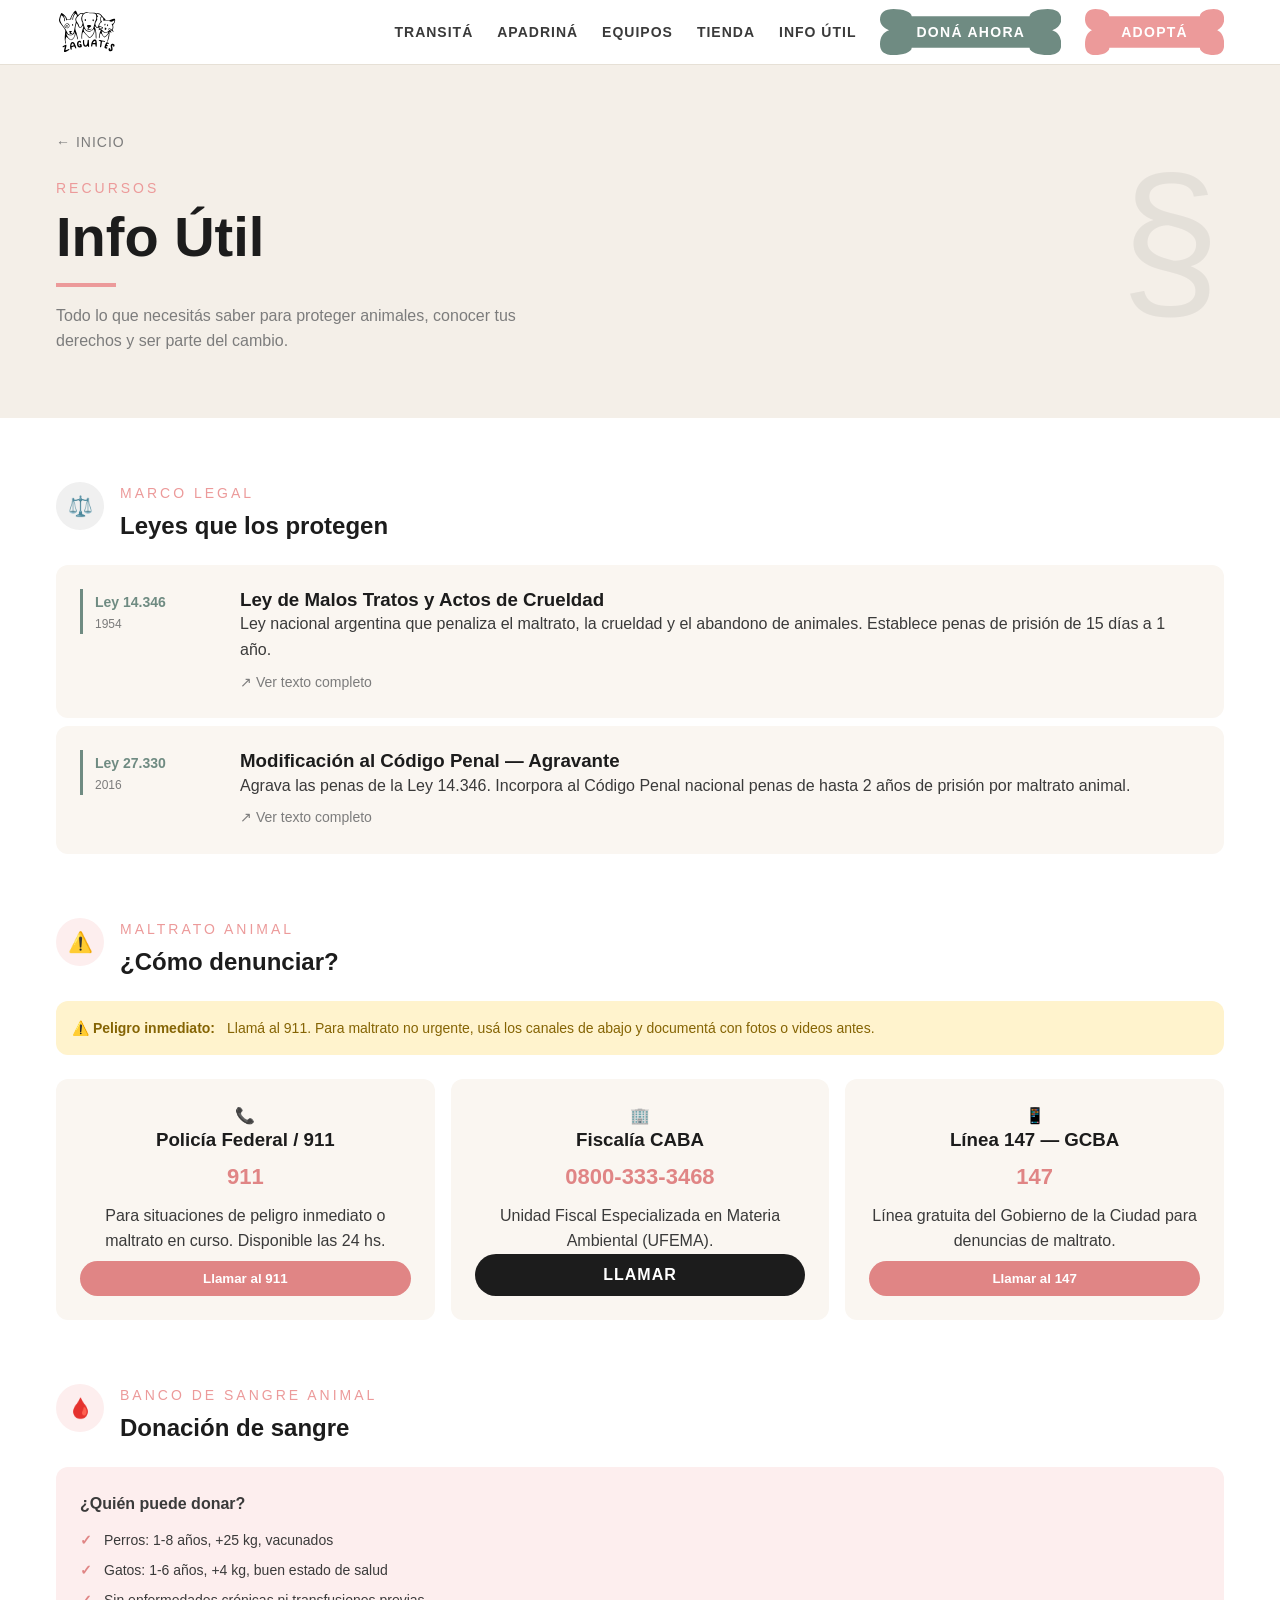
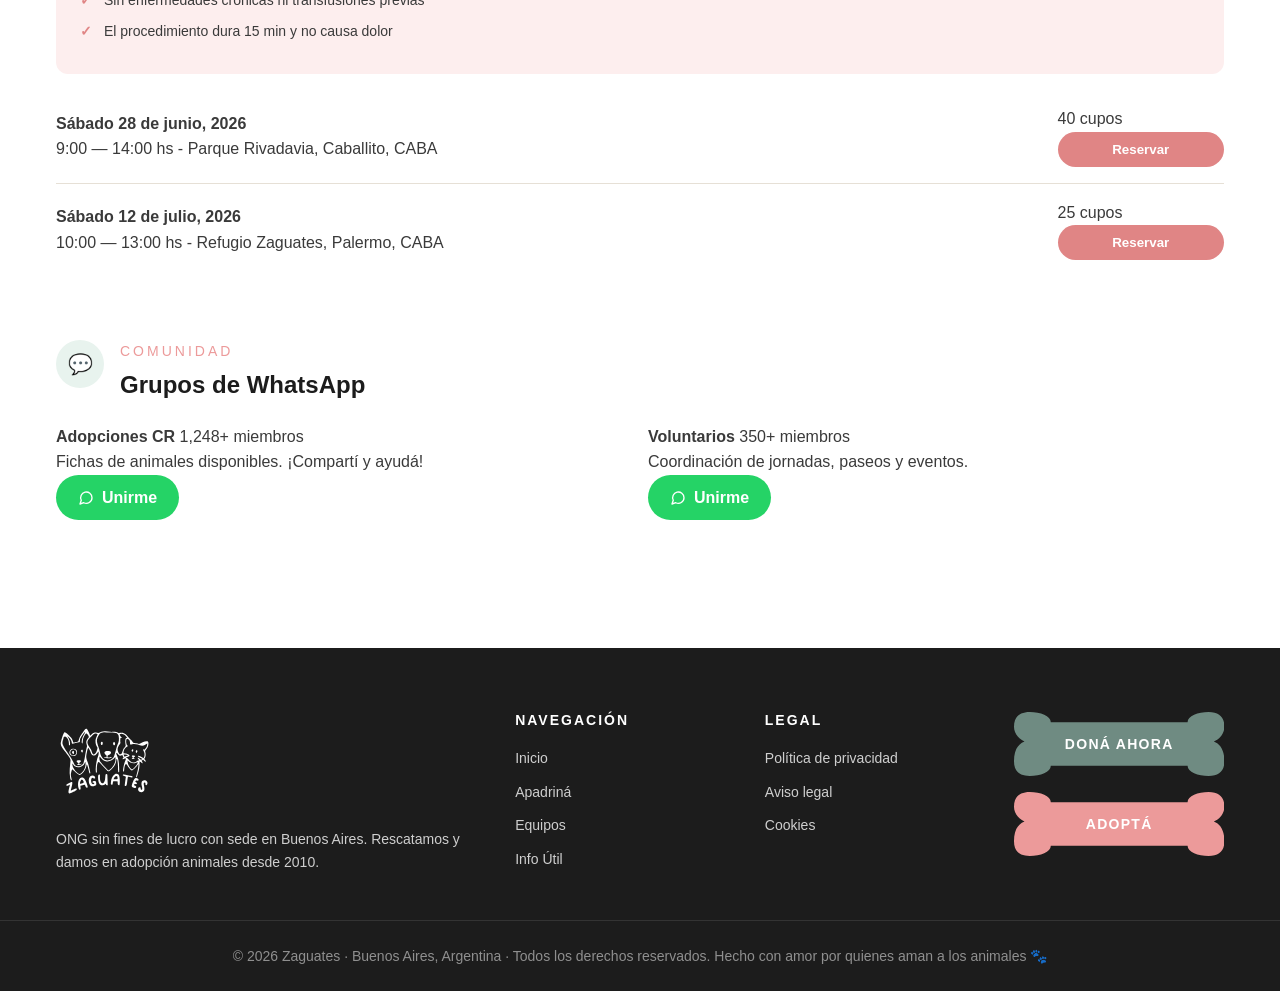
<file: info.html>
<!DOCTYPE html>
<html lang="es">

<head>
    <meta charset="UTF-8">
    <meta name="viewport" content="width=device-width, initial-scale=1.0">
    <title>Info Útil | Zaguates</title>
    <link rel="stylesheet" href="style.css">
</head>

<body>

    <!-- =========================================================
         CABECERA CON MENÚ HAMBURGUESA
         ========================================================= -->
    <header class="cabecera">
        <div class="contenedor cabecera-interna">
            <a class="logo" href="index.html">
                <img src="img/Zaguates_logo.svg" alt="Logo Zaguates" width="64" height="48">
            </a>

            <!-- Checkbox oculto que hace funcionar el menú -->
            <input type="checkbox" id="menu-toggle" class="menu-toggle">
            
            <!-- El icono de la hamburguesa -->
            <label for="menu-toggle" class="menu-label">
                <span></span>
                <span></span>
                <span></span>
            </label>
            
            <!-- Navegación que se oculta en celular y se muestra en PC -->
            <nav class="navegacion" aria-label="Menú principal">
                <a href="transita.html">Transitá</a>
                <a href="animales.html">Apadriná</a>
                <a href="equipos.html">Equipos</a>
                <a href="index.html#tienda">Tienda</a>
                <a href="info.html">Info útil</a>
                 <a href="dona.html" class="btn-hueso btn-hueso--verde">
                    <span>DONÁ AHORA</span>
                </a>
                <a href="animales.html" class="btn-hueso btn-hueso--rosa">
                    <span>ADOPTÁ</span>
                </a>
            </nav>
        </div>
    </header>

    <main>
        <section class="lista-hero">
            <div class="contenedor">
                <a href="index.html" class="volver">← Inicio</a>
                <span class="eyebrow">Recursos</span>
                <h1>Info Útil</h1>
                <hr class="divisor">
                <p>Todo lo que necesitás saber para proteger animales, conocer tus derechos y ser parte del cambio.</p>
            </div>
            <div class="lista-hero__deco">§</div>
        </section>

        <section class="seccion contenedor">

            <article class="info-seccion">
                <div class="info-cabecera">
                    <div class="info-cabecera__icono info-cabecera__icono--gris">⚖️</div>
                    <div>
                        <span class="eyebrow">Marco Legal</span>
                        <h2>Leyes que los protegen</h2>
                    </div>
                </div>

                <div class="ley-tarjeta">
                    <div class="ley-tarjeta__badge">
                        <strong>Ley 14.346</strong>
                        <span>1954</span>
                    </div>
                    <div>
                        <h3>Ley de Malos Tratos y Actos de Crueldad</h3>
                        <p>Ley nacional argentina que penaliza el maltrato, la crueldad y el abandono de animales.
                            Establece penas de prisión de 15 días a 1 año.</p>
                        <a href="#" class="ley-link">↗ Ver texto completo</a>
                    </div>
                </div>

                <div class="ley-tarjeta">
                    <div class="ley-tarjeta__badge">
                        <strong>Ley 27.330</strong>
                        <span>2016</span>
                    </div>
                    <div>
                        <h3>Modificación al Código Penal — Agravante</h3>
                        <p>Agrava las penas de la Ley 14.346. Incorpora al Código Penal nacional penas de hasta 2 años
                            de prisión por maltrato animal.</p>
                        <a href="#" class="ley-link">↗ Ver texto completo</a>
                    </div>
                </div>
            </article>

            <article class="info-seccion">
                <div class="info-cabecera">
                    <div class="info-cabecera__icono info-cabecera__icono--rojo">⚠️</div>
                    <div>
                        <span class="eyebrow">Maltrato Animal</span>
                        <h2>¿Cómo denunciar?</h2>
                    </div>
                </div>

                <div class="alerta-banner">
                    <strong>⚠️ Peligro inmediato:</strong> Llamá al 911. Para maltrato no urgente, usá los canales de
                    abajo y documentá con fotos o videos antes.
                </div>

                <div class="grilla-denuncias">
                    <div class="denuncia-tarjeta">
                        <span>📞</span>
                        <h3>Policía Federal / 911</h3>
                        <span class="tel">911</span>
                        <p>Para situaciones de peligro inmediato o maltrato en curso. Disponible las 24 hs.</p>
                        <button class="btn-rojo">Llamar al 911</button>
                    </div>
                    <div class="denuncia-tarjeta">
                        <span>🏢</span>
                        <h3>Fiscalía CABA</h3>
                        <span class="tel">0800-333-3468</span>
                        <p>Unidad Fiscal Especializada en Materia Ambiental (UFEMA).</p>
                        <button class="btn btn-oscuro">Llamar</button>
                    </div>
                    <div class="denuncia-tarjeta">
                        <span>📱</span>
                        <h3>Línea 147 — GCBA</h3>
                        <span class="tel">147</span>
                        <p>Línea gratuita del Gobierno de la Ciudad para denuncias de maltrato.</p>
                        <button class="btn-rojo">Llamar al 147</button>
                    </div>
                </div>
            </article>

            <article class="info-seccion">
                <div class="info-cabecera">
                    <div class="info-cabecera__icono info-cabecera__icono--rojo">🩸</div>
                    <div>
                        <span class="eyebrow">Banco de Sangre Animal</span>
                        <h2>Donación de sangre</h2>
                    </div>
                </div>

                <div class="sangre-caja">
                    <strong>¿Quién puede donar?</strong>
                    <ul class="sangre-lista">
                        <li>Perros: 1-8 años, +25 kg, vacunados</li>
                        <li>Gatos: 1-6 años, +4 kg, buen estado de salud</li>
                        <li>Sin enfermedades crónicas ni transfusiones previas</li>
                        <li>El procedimiento dura 15 min y no causa dolor</li>
                    </ul>
                </div>

                <div>
                    <div class="turno-fila">
                        <div>
                            <strong>Sábado 28 de junio, 2026</strong>
                            <p>9:00 — 14:00 hs - Parque Rivadavia, Caballito, CABA</p>
                        </div>
                        <div>
                            <span>40 cupos</span>
                            <button class="btn-rojo">Reservar</button>
                        </div>
                    </div>
                    <div class="turno-fila">
                        <div>
                            <strong>Sábado 12 de julio, 2026</strong>
                            <p>10:00 — 13:00 hs - Refugio Zaguates, Palermo, CABA</p>
                        </div>
                        <div>
                            <span>25 cupos</span>
                            <button class="btn-rojo">Reservar</button>
                        </div>
                    </div>
                </div>
            </article>

            <article class="info-seccion">
                <div class="info-cabecera">
                    <div class="info-cabecera__icono info-cabecera__icono--verde">💬</div>
                    <div>
                        <span class="eyebrow">Comunidad</span>
                        <h2>Grupos de WhatsApp</h2>
                    </div>
                </div>

                <div class="grilla-whatsapp">
                    <div class="wa-tarjeta">
                        <div>

                            <div>
                                <strong>Adopciones CR</strong>
                                <span>1,248+ miembros</span>
                            </div>
                        </div>
                        <p>Fichas de animales disponibles. ¡Compartí y ayudá!</p>
                        <a class="btn-unirme" href="#">
                            <svg viewBox="0 0 24 24" fill="none" stroke="currentColor" stroke-width="2"
                                stroke-linecap="round" stroke-linejoin="round" aria-hidden="true">
                                <path d="M21 11.5a8.5 8.5 0 0 1-12.3 7.6L3 21l1.9-5.7A8.5 8.5 0 1 1 21 11.5z" />
                            </svg>
                            Unirme
                        </a>
                    </div>

                    <div class="wa-tarjeta">
                        <div>

                            <div>
                                <strong>Voluntarios</strong>
                                <span>350+ miembros</span>
                            </div>
                        </div>
                        <p>Coordinación de jornadas, paseos y eventos.</p>
                        <a class="btn-unirme" href="#">
                            <svg viewBox="0 0 24 24" fill="none" stroke="currentColor" stroke-width="2"
                                stroke-linecap="round" stroke-linejoin="round" aria-hidden="true">
                                <path d="M21 11.5a8.5 8.5 0 0 1-12.3 7.6L3 21l1.9-5.7A8.5 8.5 0 1 1 21 11.5z" />
                            </svg>
                            Unirme
                        </a>
                    </div>
                </div>
            </article>

        </section>
    </main>

<footer class="pie">
        <div class="contenedor">

            <div class="pie-grid">

                <div class="pie-sobre">
                    <a class="logo" href="index.html">
                        <img src="img/ZaguatesLogo_BLanco.svg" alt="Logo Zaguates" width="100" height="100">
                       
                    </a>
                    <p>
                        ONG sin fines de lucro con sede en Buenos Aires. Rescatamos y
                        damos en adopción animales desde 2010.
                    </p>
                </div>

                <div class="pie-columna">
                    <h3>Navegación</h3>
                    <ul>
                        <li><a href="index.html">Inicio</a></li>
                        <li><a href="animales.html">Apadriná</a></li>
                        <li><a href="equipos.html">Equipos</a></li>
                        <li><a href="index.html#contacto">Info Útil</a></li>
                    </ul>
                </div>

                <div class="pie-columna">
                    <h3>Legal</h3>
                    <ul>
                        <li><a href="#">Política de privacidad</a></li>
                        <li><a href="#">Aviso legal</a></li>
                        <li><a href="#">Cookies</a></li>
                    </ul>
                </div>

               <div class="grupo-botones" style="flex-direction: column;">
                <a href="#" class="btn-hueso btn-hueso--verde" style=" height: 4rem">
                    <span>DONÁ AHORA</span>
                </a>
                <a href="#" class="btn-hueso btn-hueso--rosa" style=" height: 4rem">
                    <span>ADOPTÁ</span>
                </a>
            </div>
        </div>

            </div>

            <div class="pie-final">
                © 2026 Zaguates · Buenos Aires, Argentina · Todos los derechos reservados.
                Hecho con amor por quienes aman a los animales 🐾
            </div>

        </div>
    </footer>

</body>

</html>
</file>
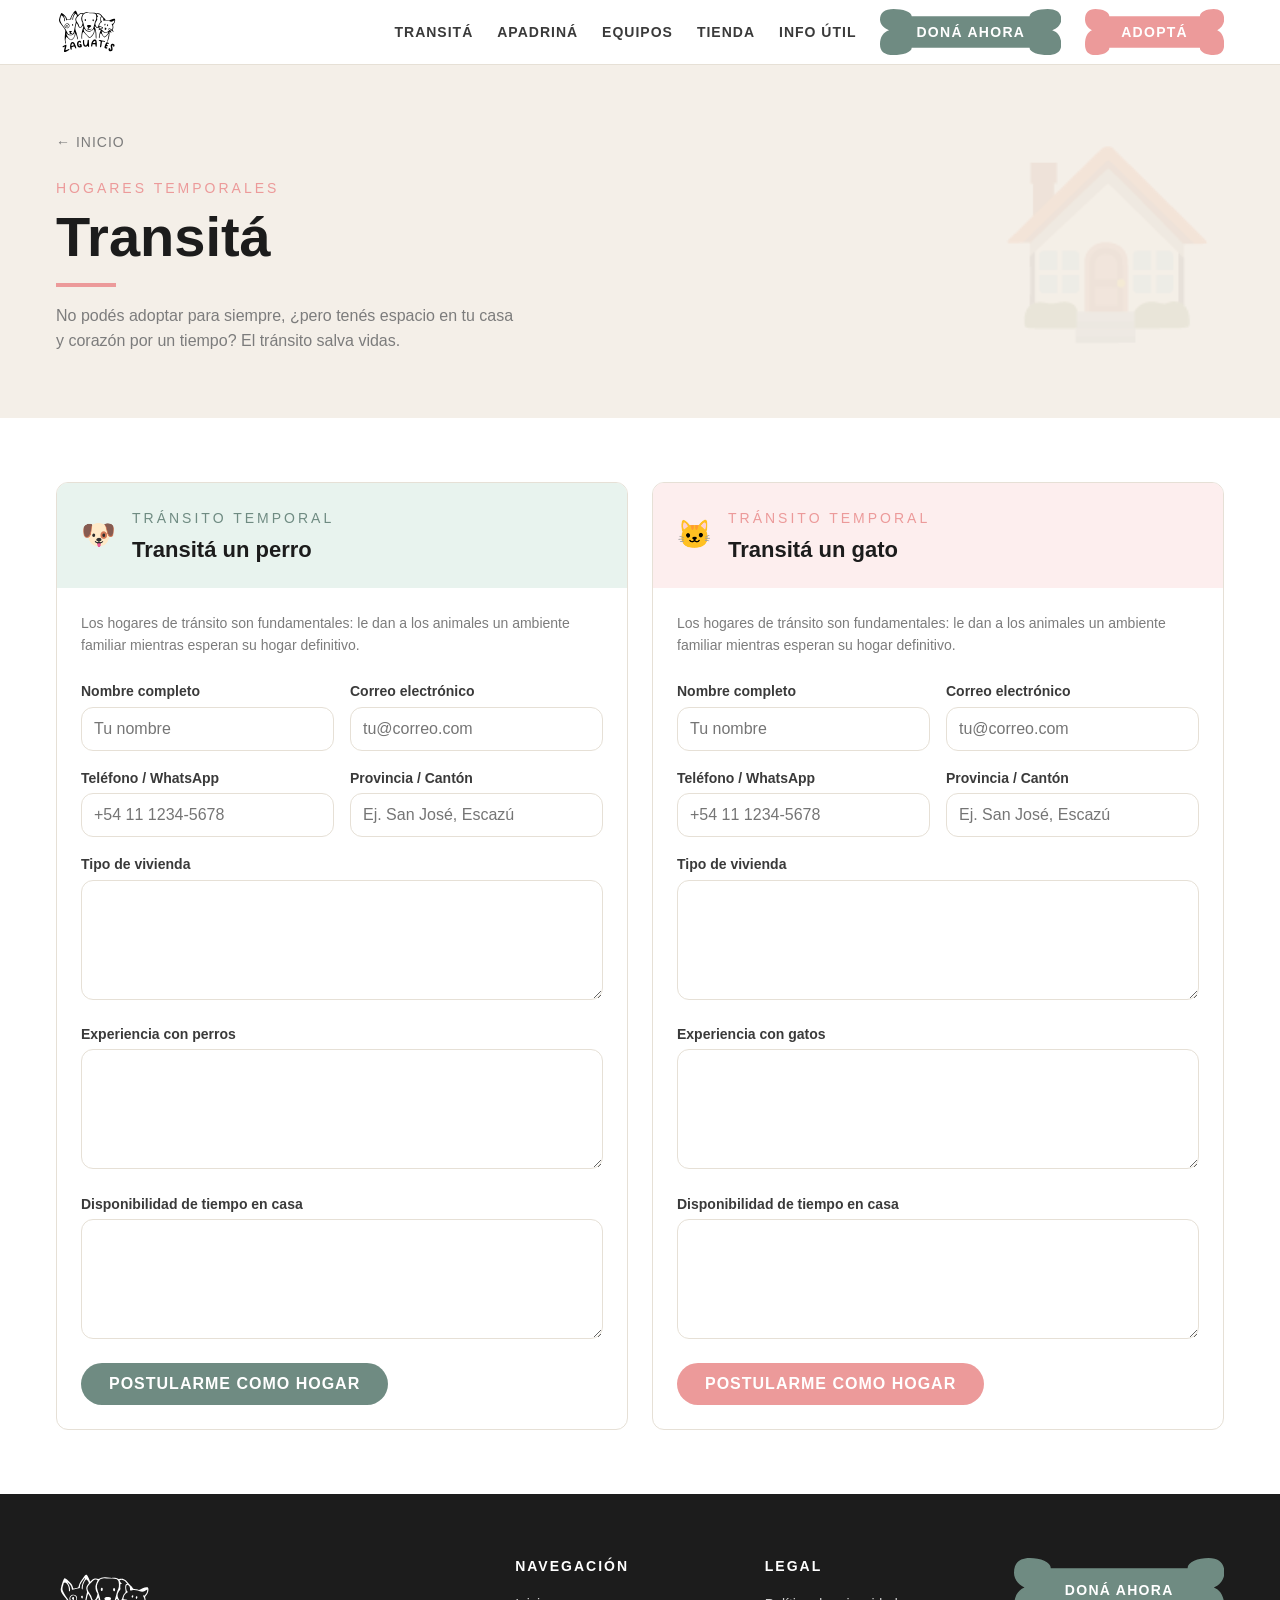
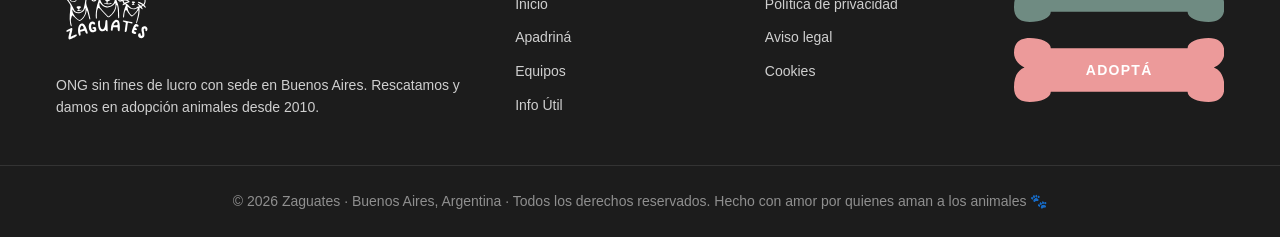
<file: transita.html>
<!DOCTYPE html>
<html lang="es">
<head>
    <meta charset="UTF-8">
    <meta name="viewport" content="width=device-width, initial-scale=1.0">
    <title>Transitá | Zaguates</title>
    <link rel="stylesheet" href="style.css">
</head>
<body>

   <!-- =========================================================
         CABECERA CON MENÚ HAMBURGUESA
         ========================================================= -->
    <header class="cabecera">
        <div class="contenedor cabecera-interna">
            <a class="logo" href="index.html">
                <img src="img/Zaguates_logo.svg" alt="Logo Zaguates" width="64" height="48">
            </a>

            <!-- Checkbox oculto que hace funcionar el menú -->
            <input type="checkbox" id="menu-toggle" class="menu-toggle">
            
            <!-- El icono de la hamburguesa -->
            <label for="menu-toggle" class="menu-label">
                <span></span>
                <span></span>
                <span></span>
            </label>
            
            <!-- Navegación que se oculta en celular y se muestra en PC -->
            <nav class="navegacion" aria-label="Menú principal">
                <a href="transita.html">Transitá</a>
                <a href="animales.html">Apadriná</a>
                <a href="equipos.html">Equipos</a>
                <a href="index.html#tienda">Tienda</a>
                <a href="info.html">Info útil</a>
                <a href="dona.html" class="btn-hueso btn-hueso--verde">
                    <span>DONÁ AHORA</span>
                </a>
                <a href="animales.html" class="btn-hueso btn-hueso--rosa">
                    <span>ADOPTÁ</span>
                </a>
            </nav>
        </div>
    </header>


    <!-- =========================================================
         CONTENIDO PRINCIPAL
         ========================================================= -->
    <main>

        <!-- HERO -->
        <section class="lista-hero">
            <div class="contenedor">
                <a class="volver" href="index.html">&larr; Inicio</a>
                <span class="eyebrow">Hogares temporales</span>
                <h1>Transitá</h1>
                <hr class="divisor">
                <p>
                    No podés adoptar para siempre, ¿pero tenés espacio en tu casa y
                    corazón por un tiempo? El tránsito salva vidas.
                </p>
            </div>
            <span class="lista-hero__deco" aria-hidden="true">🏠</span>
        </section>


        <!-- FORMULARIOS DE TRANSITO -->
        <section class="seccion transito">
            <div class="contenedor">
                <div class="transito-grid">

                    <!-- Tránsito de perros -->
                    <article class="tarjeta-transito tarjeta-transito--perro">
                        <div class="tarjeta-transito__cabecera">
                            <span class="tarjeta-transito__emoji" aria-hidden="true">🐶</span>
                            <div>
                                <span class="eyebrow eyebrow-verde">Tránsito temporal</span>
                                <h2 class="tarjeta-transito__titulo">Transitá un perro</h2>
                            </div>
                        </div>

                        <div class="tarjeta-transito__cuerpo">
                            <p class="tarjeta-transito__intro">
                                Los hogares de tránsito son fundamentales: le dan a los animales
                                un ambiente familiar mientras esperan su hogar definitivo.
                            </p>

                            <form action="#" method="post">
                                <div class="campos-fila">
                                    <div class="campo">
                                        <label for="nombre-perro">Nombre completo</label>
                                        <input type="text" id="nombre-perro" name="nombre" placeholder="Tu nombre">
                                    </div>
                                    <div class="campo">
                                        <label for="email-perro">Correo electrónico</label>
                                        <input type="email" id="email-perro" name="email" placeholder="tu@correo.com">
                                    </div>
                                </div>

                                <div class="campos-fila">
                                    <div class="campo">
                                        <label for="tel-perro">Teléfono / WhatsApp</label>
                                        <input type="tel" id="tel-perro" name="telefono" placeholder="+54 11 1234-5678">
                                    </div>
                                    <div class="campo">
                                        <label for="prov-perro">Provincia / Cantón</label>
                                        <input type="text" id="prov-perro" name="provincia" placeholder="Ej. San José, Escazú">
                                    </div>
                                </div>

                                <div class="campo">
                                    <label for="vivienda-perro">Tipo de vivienda</label>
                                    <textarea id="vivienda-perro" name="vivienda"></textarea>
                                </div>

                                <div class="campo">
                                    <label for="exp-perro">Experiencia con perros</label>
                                    <textarea id="exp-perro" name="experiencia"></textarea>
                                </div>

                                <div class="campo">
                                    <label for="disp-perro">Disponibilidad de tiempo en casa</label>
                                    <textarea id="disp-perro" name="disponibilidad"></textarea>
                                </div>

                                <button type="submit" class="btn btn-verde">Postularme como hogar</button>
                            </form>
                        </div>
                    </article>

                    <!-- Tránsito de gatos -->
                    <article class="tarjeta-transito tarjeta-transito--gato">
                        <div class="tarjeta-transito__cabecera">
                            <span class="tarjeta-transito__emoji" aria-hidden="true">🐱</span>
                            <div>
                                <span class="eyebrow">Tránsito temporal</span>
                                <h2 class="tarjeta-transito__titulo">Transitá un gato</h2>
                            </div>
                        </div>

                        <div class="tarjeta-transito__cuerpo">
                            <p class="tarjeta-transito__intro">
                                Los hogares de tránsito son fundamentales: le dan a los animales
                                un ambiente familiar mientras esperan su hogar definitivo.
                            </p>

                            <form action="#" method="post">
                                <div class="campos-fila">
                                    <div class="campo">
                                        <label for="nombre-gato">Nombre completo</label>
                                        <input type="text" id="nombre-gato" name="nombre" placeholder="Tu nombre">
                                    </div>
                                    <div class="campo">
                                        <label for="email-gato">Correo electrónico</label>
                                        <input type="email" id="email-gato" name="email" placeholder="tu@correo.com">
                                    </div>
                                </div>

                                <div class="campos-fila">
                                    <div class="campo">
                                        <label for="tel-gato">Teléfono / WhatsApp</label>
                                        <input type="tel" id="tel-gato" name="telefono" placeholder="+54 11 1234-5678">
                                    </div>
                                    <div class="campo">
                                        <label for="prov-gato">Provincia / Cantón</label>
                                        <input type="text" id="prov-gato" name="provincia" placeholder="Ej. San José, Escazú">
                                    </div>
                                </div>

                                <div class="campo">
                                    <label for="vivienda-gato">Tipo de vivienda</label>
                                    <textarea id="vivienda-gato" name="vivienda"></textarea>
                                </div>

                                <div class="campo">
                                    <label for="exp-gato">Experiencia con gatos</label>
                                    <textarea id="exp-gato" name="experiencia"></textarea>
                                </div>

                                <div class="campo">
                                    <label for="disp-gato">Disponibilidad de tiempo en casa</label>
                                    <textarea id="disp-gato" name="disponibilidad"></textarea>
                                </div>

                                <button type="submit" class="btn btn-rosa">Postularme como hogar</button>
                            </form>
                        </div>
                    </article>

                </div>
            </div>
        </section>

    </main>


    <!-- =========================================================
         PIE DE PAGINA
         ========================================================= -->
    <footer class="pie">
        <div class="contenedor">

            <div class="pie-grid">

                <div class="pie-sobre">
                     <a class="logo" href="index.html">
                        <img src="img/ZaguatesLogo_BLanco.svg" alt="Logo Zaguates" width="100" height="100">
                       
                    </a>
                    <p>
                        ONG sin fines de lucro con sede en Buenos Aires. Rescatamos y
                        damos en adopción animales desde 2010.
                    </p>
                </div>

                <div class="pie-columna">
                    <h3>Navegación</h3>
                    <ul>
                        <li><a href="index.html">Inicio</a></li>
                        <li><a href="animales.html">Apadriná</a></li>
                        <li><a href="equipos.html">Equipos</a></li>
                        <li><a href="index.html#contacto">Info Útil</a></li>
                    </ul>
                </div>

                <div class="pie-columna">
                    <h3>Legal</h3>
                    <ul>
                        <li><a href="#">Política de privacidad</a></li>
                        <li><a href="#">Aviso legal</a></li>
                        <li><a href="#">Cookies</a></li>
                    </ul>
                </div>

               <div class="grupo-botones" style="flex-direction: column;">
                <a href="#" class="btn-hueso btn-hueso--verde" style=" height: 4rem">
                    <span>DONÁ AHORA</span>
                </a>
                <a href="#" class="btn-hueso btn-hueso--rosa" style=" height: 4rem">
                    <span>ADOPTÁ</span>
                </a>
            </div>
        </div>

            </div>

            <div class="pie-final">
                © 2026 Zaguates · Buenos Aires, Argentina · Todos los derechos reservados.
                Hecho con amor por quienes aman a los animales 🐾
            </div>

        </div>
    </footer>

</body>
</html>
</file>
<file: style.css>
/* =====================================================================
   Proyecto 4 Patas - Zaguates
   Hoja de estilos global (CSS puro, sin frameworks)
   ---------------------------------------------------------------------
   Estrategia general:
   - Mobile First: el CSS base apunta a celulares y escalamos con media queries.
   - Macro layout (header / main / footer) resuelto con CSS Grid.
   - Flexbox solo para la microcomposicion interna (alinear iconos, menu, etc.).
   - Container Queries para las tarjetas de animales.
   - Unidades en rem para tamanos y espaciados (1rem = 16px).
   ===================================================================== */


/* =====================================================================
   1. VARIABLES DE DISENO
   ===================================================================== */
:root {
    /* Paleta de colores */
    --color-primario: #ec9a9a;          /* rosa coral (botones ADOPTA) */
    --color-primario-oscuro: #e08585;
    --color-secundario: #6f8b82;        /* verde salvia (botones DONA) */
    --color-secundario-oscuro: #5c7a70;
    --color-oscuro: #1c1c1c;            /* texto fuerte y footer */
    --color-texto: #3a3a3a;
    --color-texto-suave: #7c7c7c;
    --color-fondo: #ffffff;
    --color-fondo-alt: #f4efe8;         /* crema de secciones */
    --color-fondo-suave: #faf6f1;
    --color-borde: #e6e0d6;
    --color-alerta: #e2891e;            /* naranja etiqueta "Urgente" */
    --color-blanco: #ffffff;

    /* Tipografia (generica, sans-serif) */
    --fuente-principal: Arial, Helvetica, sans-serif;

    /* Escala de texto */
    --texto-sm: 0.875rem;       /* 14px */
    --texto-base: 1rem;         /* 16px */
    --texto-md: 1.125rem;       /* 18px */
    --texto-lg: 1.375rem;       /* 22px */
    --texto-xl: 1.875rem;       /* 30px */
    --texto-titulo: 2.5rem;     /* 40px */

    /* Espaciados */
    --espacio-xs: 0.25rem;      /* 4px */
    --espacio-sm: 0.5rem;       /* 8px */
    --espacio-md: 1rem;         /* 16px */
    --espacio-lg: 1.5rem;       /* 24px */
    --espacio-xl: 2.5rem;       /* 40px */
    --espacio-xxl: 4rem;        /* 64px */

    /* Bordes y medidas */
    --radio: 0.75rem;           /* 12px */
    --radio-pill: 2.5rem;       /* 40px */
    --ancho-maximo: 75rem;      /* 1200px */
}


/* =====================================================================
   2. RESET BASICO Y ESTILOS DE BASE
   ===================================================================== */
* {
    margin: 0;
    padding: 0;
    box-sizing: border-box;
}

html {
    scroll-behavior: smooth;
}

body {
    font-family: var(--fuente-principal);
    font-size: var(--texto-base);
    color: var(--color-texto);
    background-color: var(--color-fondo);
    line-height: 1.6;

    /* MACRO LAYOUT: header / main / footer apilados con Grid */
    display: grid;
    grid-template-rows: auto 1fr auto;
    min-height: 100vh;
}

img {
    display: block;
    max-width: 100%;
}

a {
    color: inherit;
    text-decoration: none;
}

h1, h2, h3 {
    color: var(--color-oscuro);
    line-height: 1.2;
}

/* Contenedor centrado reutilizable */
.contenedor {
    width: 100%;
    max-width: var(--ancho-maximo);
    margin: 0 auto;
    padding: 0 var(--espacio-md);
}

/* Espaciado vertical estandar de cada seccion */
.seccion {
    padding: var(--espacio-xxl) 0;
}

/* Pequeno texto en mayusculas que titula cada bloque */
.eyebrow {
    display: block;
    font-size: var(--texto-sm);
    letter-spacing: 0.1875rem;  /* 3px */
    text-transform: uppercase;
    color: var(--color-primario);
    margin-bottom: var(--espacio-sm);
}


/* =====================================================================
   3. BOTONES
   ===================================================================== */
.btn {
    display: inline-block;
    padding: 0.75rem 1.75rem;    /* 12px 28px */
    border: none;
    border-radius: var(--radio-pill);
    font-family: var(--fuente-principal);
    font-size: var(--texto-base);
    font-weight: bold;
    text-transform: uppercase;
    letter-spacing: 0.0625rem;  /* 1px */
    cursor: pointer;
    transition: background-color 0.2s ease;
}

.btn-rosa {
    background-color: var(--color-primario);
    color: var(--color-blanco);
}

.btn-rosa:hover {
    background-color: var(--color-primario-oscuro);
}

.btn-verde {
    background-color: var(--color-secundario);
    color: var(--color-blanco);
}

.btn-verde:hover {
    background-color: var(--color-secundario-oscuro);
}

.btn-oscuro {
    background-color: var(--color-oscuro);
    color: var(--color-blanco);
}

.btn-oscuro:hover {
    background-color: #000000;
}

/* Variante chica para botones tipo "Ver todos" */
.btn-chico {
    padding: 0.5rem 1.125rem;   /* 8px 18px */
    font-size: var(--texto-sm);
}

/* =====================================================================
   NAVEGACIÓN Y BOTONES CON FORMA DE HUESO
   ===================================================================== */

/* =====================================================================
   BOTONES HUESO - TÉCNICA SVG INLINE (Perfecto y dinámico)
   ===================================================================== */

.btn-hueso {
  display: inline-flex;
  align-items: center;
  justify-content: center;
  
  /* Medidas del botón */
  height: 2.875rem;            /* ~46px de alto */
  padding: 0 2.25rem;          /* Espacio interno amplio para el texto */
  
  font-family: var(--fuente-principal);
  font-size: var(--texto-sm);
  font-weight: bold;
  letter-spacing: 0.08rem;
  color: var(--color-blanco);
  text-transform: uppercase;
  text-decoration: none;
  
  cursor: pointer;
  transition: transform 0.2s ease, filter 0.2s ease;

  /* SVG REAJUSTADO: Cintura más ancha y curvas más suavizadas */
  -webkit-mask-image: url('data:image/svg+xml;utf8,<svg xmlns="http://www.w3.org/2000/svg" viewBox="0 0 160 50" preserveAspectRatio="none"><path d="M 28 8 C 28 3 20 0 12 0 C 4 0 0 4 0 11.5 C 0 16 3 21 8 23 C 3 25 0 30 0 38.5 C 0 46 4 50 12 50 C 20 50 28 47 28 42 L 132 42 C 132 47 140 50 148 50 C 156 50 160 46 160 38.5 C 160 30 157 25 152 23 C 157 21 160 16 160 11.5 C 160 4 156 0 148 0 C 140 0 132 3 132 8 Z"/></svg>');
  
  mask-image: url('data:image/svg+xml;utf8,<svg xmlns="http://www.w3.org/2000/svg" viewBox="0 0 160 50" preserveAspectRatio="none"><path d="M 28 8 C 28 3 20 0 12 0 C 4 0 0 4 0 11.5 C 0 16 3 21 8 23 C 3 25 0 30 0 38.5 C 0 46 4 50 12 50 C 20 50 28 47 28 42 L 132 42 C 132 47 140 50 148 50 C 156 50 160 46 160 38.5 C 160 30 157 25 152 23 C 157 21 160 16 160 11.5 C 160 4 156 0 148 0 C 140 0 132 3 132 8 Z"/></svg>');

  -webkit-mask-size: 100% 100%;
  mask-size: 100% 100%;
  -webkit-mask-repeat: no-repeat;
  mask-repeat: no-repeat;
}

/* Colores de fondo puros (el mask-image se encarga de recortar la forma) */
.btn-hueso--verde {
  background-color: var(--color-secundario);
  
}

.btn-hueso--rosa {
  background-color: var(--color-primario); 
  
}

.btn-hueso:hover {
  transform: scale(1.05);
  filter: brightness(0.95);
}


/* =====================================================================
   4. CABECERA Y MENÚ HAMBURGUESA (CSS Puro)
   ===================================================================== */
.cabecera {
    position: sticky;
    top: 0;
    z-index: 50; /* Z-index bien alto para que el menú tape el resto del sitio */
    background-color: var(--color-blanco);
    border-bottom: 0.0625rem solid var(--color-borde);
    padding: var(--espacio-sm) 0;
}

.cabecera-interna {
    display: flex;
    align-items: center;
    justify-content: space-between;
    position: relative; /* Necesario para ubicar el menú desplegable */
}

.logo {
    display: flex;
    align-items: center;
}

/* ----------------------------------------------------
   CONFIGURACIÓN MOBILE (Menú oculto y hamburguesa)
------------------------------------------------------- */

/* Ocultar el checkbox real */
.menu-toggle {
    display: none;
}

/* Estilo del botón hamburguesa (3 barritas) */
.menu-label {
    display: flex;
    flex-direction: column;
    justify-content: center;
    gap: 0.35rem; /* Separación entre barritas */
    cursor: pointer;
    padding: 0.5rem;
    z-index: 60; 
}

.menu-label span {
    display: block;
    width: 1.75rem;
    height: 0.2rem;
    background-color: var(--color-oscuro);
    border-radius: 0.25rem;
    transition: transform 0.3s ease, opacity 0.3s ease;
}

/* Animación genial: la hamburguesa se transforma en "X" cuando hacés click */
.menu-toggle:checked ~ .menu-label span:nth-child(1) {
    transform: translateY(0.55rem) rotate(45deg);
}
.menu-toggle:checked ~ .menu-label span:nth-child(2) {
    opacity: 0;
}
.menu-toggle:checked ~ .menu-label span:nth-child(3) {
    transform: translateY(-0.55rem) rotate(-45deg);
}

/* Estilos del menú desplegable (Celulares) */
.navegacion {
    position: absolute;
    top: 100%; /* Se despliega justo abajo de la cabecera blanca */
    left: 0;
    width: 100%;
    background-color: var(--color-blanco);
    border-bottom: 0.0625rem solid var(--color-borde);
    
    display: flex;
    flex-direction: column;
    align-items: center;
    gap: 1.5rem;
    padding: var(--espacio-xl) 0;
    box-shadow: 0 1rem 1rem rgba(0,0,0,0.05);
    
    /* El menú arranca invisible y desplazado hacia arriba */
    opacity: 0;
    visibility: hidden;
    transform: translateY(-1rem);
    transition: opacity 0.3s ease, transform 0.3s ease, visibility 0.3s;
}

.navegacion a:not(.btn-hueso) {
    font-size: var(--texto-md); /* Textos más grandes para tocar con el dedo */
    font-weight: bold;
    text-transform: uppercase;
    letter-spacing: 0.0625rem;
    color: var(--color-texto);
}

/* Magia CSS: Mostrar el menú cuando el checkbox está tickeado */
.menu-toggle:checked ~ .navegacion {
    opacity: 1;
    visibility: visible;
    transform: translateY(0);
}


/* ----------------------------------------------------
   CONFIGURACIÓN ESCRITORIO (Más de 1024px)
------------------------------------------------------- */
@media (min-width: 64rem) {
    /* 1. Ocultar la hamburguesa */
    .menu-label {
        display: none;
    }

    /* 2. Restaurar el menú a formato "fila" a la derecha */
    .navegacion {
        position: static;
        flex-direction: row; /* Elementos uno al lado del otro */
        width: auto;
        background: none;
        border-bottom: none;
        padding: 0;
        box-shadow: none;
        gap: 1.5rem;
        
        /* Forzar que sea siempre visible en PC */
        opacity: 1;
        visibility: visible;
        transform: none;
    }

    .navegacion a:not(.btn-hueso) {
        font-size: var(--texto-sm); /* Textos vuelven al tamaño normal */
    }
    
    .navegacion a:not(.btn-hueso):hover {
        color: var(--color-primario);
    }
}

/* =====================================================================
   5. HERO
   ===================================================================== */
.hero {
    /* Capa oscura sobre la foto para que el texto blanco se lea */
    background-image: linear-gradient(rgba(0, 0, 0, 0.35), rgba(0, 0, 0, 0.45)),
                      url("/img/portada.png");
    background-size: cover;
    background-position: center;
    background-color: var(--color-secundario);  /* color de respaldo */
    color: var(--color-blanco);
    padding: var(--espacio-xxl) 0;
}

.hero-contenido {
    max-width: 32.5rem;          /* 520px */
}

.hero h1 {
    color: var(--color-blanco);
    font-size: var(--texto-titulo);
    text-transform: uppercase;
    margin-bottom: var(--espacio-md);
}

.hero p {
    font-size: var(--texto-md);
    margin-bottom: var(--espacio-lg);
}

/* MICRO LAYOUT: grupo de botones en fila */
.grupo-botones {
    display: flex;
    flex-wrap: wrap;
    gap: var(--espacio-md);
}


/* =====================================================================
   6. CASOS URGENTES
   ===================================================================== */
.casos-urgentes {
    background-color: var(--color-fondo-alt);
}

/* Encabezado de seccion con titulo a la izquierda y boton a la derecha */
.encabezado-seccion {
    display: flex;
    flex-wrap: wrap;
    align-items: center;
    justify-content: space-between;
    gap: var(--espacio-md);
    margin-bottom: var(--espacio-xl);
}

.encabezado-seccion h2 {
    font-size: var(--texto-xl);
}

/* MACRO de la seccion: grilla de tarjetas (1 columna en mobile) */
.grilla-casos {
    display: grid;
    grid-template-columns: 1fr;
    gap: var(--espacio-lg);
}

/* --- Contenedor de cada tarjeta: aca activamos las Container Queries --- */
.contenedor-tarjeta {
    container-type: inline-size;
}

.tarjeta-animal {
    background-color: var(--color-blanco);
    border: 0.0625rem solid var(--color-borde); /* 1px */
    border-radius: var(--radio);
    overflow: hidden;
}

.tarjeta-animal__media {
    position: relative;
    background-color: var(--color-fondo-alt);
}

.tarjeta-animal__imagen {
    width: 100%;
    height: 12.5rem;            /* 200px */
    object-fit: cover;
}

/* Etiqueta de alerta sobre la foto */
.etiqueta-alerta {
    position: absolute;
    top: var(--espacio-sm);
    left: var(--espacio-sm);
    background-color: var(--color-alerta);
    color: var(--color-blanco);
    font-size: var(--texto-sm);
    font-weight: bold;
    padding: 0.25rem 0.625rem;  /* 4px 10px */
    border-radius: var(--radio-pill);
}

.tarjeta-animal__info {
    padding: var(--espacio-md);
}

.tarjeta-animal__nombre {
    font-size: var(--texto-lg);
    margin-bottom: 0.125rem;    /* 2px */
}

.tarjeta-animal__tipo {
    color: var(--color-texto-suave);
    font-size: var(--texto-sm);
    margin-bottom: var(--espacio-sm);
}

.tarjeta-animal__ubicacion {
    font-size: var(--texto-sm);
    color: var(--color-texto-suave);
    margin-bottom: var(--espacio-sm);
}

.tarjeta-animal__descripcion {
    font-size: var(--texto-sm);
}

/* ----------------------------------------------------------------------
   CONTAINER QUERY
   Cuando el contenedor de la tarjeta tiene mas de 30rem (480px) de ancho,
   pasamos de diseno apilado (vertical) a diseno en fila (horizontal)
   ---------------------------------------------------------------------- */
@container (min-width: 30rem) {
    .tarjeta-animal {
        display: flex;              /* micro layout interno con Flexbox */
        align-items: stretch;
    }

    .tarjeta-animal__media {
        flex: 0 0 45%;              /* la imagen ocupa el 45% izquierdo */
    }

    .tarjeta-animal__imagen {
        height: 100%;
        min-height: 11.25rem;       /* 180px */
    }

    .tarjeta-animal__info {
        flex: 1;                    /* el texto ocupa el resto a la derecha */
        display: flex;
        flex-direction: column;
        justify-content: center;
    }
}


/* =====================================================================
   7. PROCESO DE ADOPCION (Como adoptas?)
   ===================================================================== */
.proceso-grid {
    display: grid;
    grid-template-columns: 1fr;
    gap: var(--espacio-xl);
}

.proceso-intro h2 {
    font-size: var(--texto-xl);
    margin-bottom: var(--espacio-md);
}

.proceso-intro p {
    color: var(--color-texto-suave);
}

/* Cada paso: icono + numero + texto, alineados con Flexbox */
.paso {
    display: flex;
    align-items: flex-start;
    gap: var(--espacio-md);
    padding: var(--espacio-md) 0;
    border-bottom: 0.0625rem solid var(--color-borde); /* 1px */
}

.paso:last-child {
    border-bottom: none;
}

.paso__icono {
    flex: 0 0 auto;
    width: 2.75rem;             /* 44px */
    height: 2.75rem;            /* 44px */
    display: flex;
    align-items: center;
    justify-content: center;
    background-color: var(--color-fondo-suave);
    border-radius: 50%;
    font-size: var(--texto-md);
}

.paso__numero {
    color: var(--color-primario);
    font-weight: bold;
    font-size: var(--texto-sm);
    margin-right: var(--espacio-sm);
}

.paso__titulo {
    font-size: var(--texto-md);
    margin-bottom: 0.25rem;     /* 4px */
}

.paso__texto {
    font-size: var(--texto-sm);
    color: var(--color-texto-suave);
}


/* =====================================================================
   8. COMO PODES AYUDAR
   ===================================================================== */
.ayuda h2 {
    font-size: var(--texto-xl);
    margin-bottom: var(--espacio-xl);
}

/* MACRO: grilla de 1 columna en mobile */
.grilla-ayuda {
    display: grid;
    grid-template-columns: 1fr;
    gap: var(--espacio-lg);
}

.tarjeta-ayuda {
    background-color: var(--color-fondo-suave);
    border: 0.0625rem solid var(--color-borde); /* 1px */
    border-radius: var(--radio);
    padding: var(--espacio-lg);
}

.tarjeta-ayuda:first-child {
    background-color: #fdeeee;   /* la primera tarjeta levemente rosada */
}

.tarjeta-ayuda__icono {
    font-size: var(--texto-xl);
    margin-bottom: var(--espacio-md);
}

.tarjeta-ayuda__titulo {
    font-size: var(--texto-lg);
    margin-bottom: var(--espacio-sm);
}

.tarjeta-ayuda__texto {
    font-size: var(--texto-sm);
    color: var(--color-texto-suave);
    margin-bottom: var(--espacio-md);
}

.tarjeta-ayuda__link {
    font-size: var(--texto-sm);
    font-weight: bold;
    color: var(--color-primario);
}

.tarjeta-ayuda__link:hover {
    color: var(--color-primario-oscuro);
}


/* =====================================================================
   9. CONTACTO (Hablemos)
   ===================================================================== */
.contacto {
    background-color: var(--color-fondo-alt);
}

.contacto-titulo {
    text-align: center;
    margin-bottom: var(--espacio-xl);
}

.contacto-titulo h2 {
    font-size: var(--texto-xl);
    margin-bottom: var(--espacio-sm);
}

.contacto-titulo p {
    color: var(--color-texto-suave);
}

/* MACRO: info y formulario apilados en mobile */
.contacto-grid {
    display: grid;
    grid-template-columns: 1fr;
    gap: var(--espacio-xl);
}

/* Cada dato de contacto: icono + texto con Flexbox */
.dato-contacto {
    display: flex;
    align-items: flex-start;
    gap: var(--espacio-md);
    margin-bottom: var(--espacio-lg);
}

.dato-contacto__icono {
    flex: 0 0 auto;
    width: 2.5rem;              /* 40px */
    height: 2.5rem;             /* 40px */
    display: flex;
    align-items: center;
    justify-content: center;
    background-color: var(--color-blanco);
    border-radius: 50%;
}

.dato-contacto__etiqueta {
    display: block;
    font-size: var(--texto-sm);
    text-transform: uppercase;
    letter-spacing: 0.0625rem;  /* 1px */
    color: var(--color-texto-suave);
}

/* Tabla de horarios */
.horarios {
    width: 100%;
    background-color: var(--color-blanco);
    border: 0.0625rem solid var(--color-borde); /* 1px */
    border-radius: var(--radio);
    border-collapse: collapse;
    margin-top: var(--espacio-md);
}

.horarios caption {
    text-align: left;
    font-weight: bold;
    padding: var(--espacio-md);
    color: var(--color-oscuro);
}

.horarios td {
    padding: 0.625rem var(--espacio-md); /* 10px */
    border-top: 0.0625rem solid var(--color-borde); /* 1px */
    font-size: var(--texto-sm);
}

.horarios td:last-child {
    text-align: right;
    color: var(--color-texto-suave);
}

/* Formulario */
.formulario {
    background-color: var(--color-blanco);
    border: 0.0625rem solid var(--color-borde); /* 1px */
    border-radius: var(--radio);
    padding: var(--espacio-lg);
}

.campo {
    margin-bottom: var(--espacio-md);
}

.campo label {
    display: block;
    font-size: var(--texto-sm);
    font-weight: bold;
    margin-bottom: var(--espacio-xs);
}

.campo input,
.campo textarea {
    width: 100%;
    padding: 0.75rem;           /* 12px */
    border: 0.0625rem solid var(--color-borde); /* 1px */
    border-radius: var(--radio);
    font-family: var(--fuente-principal);
    font-size: var(--texto-base);
}

.campo textarea {
    resize: vertical;
    min-height: 7.5rem;          /* 120px */
}

.campo input:focus,
.campo textarea:focus {
    outline: 0.125rem solid var(--color-secundario); /* 2px */
    border-color: var(--color-secundario);
}

/* Fila de dos campos (nombre + email) con Flexbox */
.campos-fila {
    display: flex;
    flex-wrap: wrap;
    gap: var(--espacio-md);
}

.campos-fila .campo {
    flex: 1;
    min-width: 12.5rem;         /* 200px */
}


/* =====================================================================
   10. PIE DE PAGINA (footer)
   ===================================================================== */
.pie {
    background-color: var(--color-oscuro);
    color: #cfcfcf;
    padding: var(--espacio-xxl) 0 var(--espacio-lg);
}

/* MACRO: columnas del footer en una sola columna en mobile */
.pie-grid {
    display: grid;
    grid-template-columns: 1fr;
    gap: var(--espacio-xl);
}

.pie h3 {
    color: var(--color-blanco);
    font-size: var(--texto-sm);
    text-transform: uppercase;
    letter-spacing: 0.125rem;   /* 2px */
    margin-bottom: var(--espacio-md);
}

.pie-sobre p {
    font-size: var(--texto-sm);
    margin-top: var(--espacio-md);
}

.pie ul {
    list-style: none;
}

.pie ul li {
    margin-bottom: var(--espacio-sm);
}

.pie ul a {
    font-size: var(--texto-sm);
}

.pie ul a:hover {
    color: var(--color-blanco);
}

/* Botones de accion del footer apilados */
.pie-acciones {
    display: flex;
    flex-direction: column;
    gap: var(--espacio-md);
    align-items: flex-start;
}

.pie-final {
    border-top: 0.0625rem solid #333333; /* 1px */
    margin-top: var(--espacio-xl);
    padding-top: var(--espacio-lg);
    text-align: center;
    font-size: var(--texto-sm);
    color: #8f8f8f;
}


/* =====================================================================
   11. MEDIA QUERIES - TABLET (a partir de 48rem / 768px)
   ===================================================================== */
@media (min-width: 48rem) {

    .hero h1 {
        font-size: 3rem;        /* 48px */
    }

    /* La ayuda pasa a 3 columnas */
    .grilla-ayuda {
        grid-template-columns: repeat(3, 1fr);
    }

    /* El footer se acomoda en 2 columnas */
    .pie-grid {
        grid-template-columns: repeat(2, 1fr);
    }

    .pie-acciones {
        flex-direction: row;
    }
}


/* =====================================================================
   12. MEDIA QUERIES - ESCRITORIO (a partir de 64rem / 1024px)
   ===================================================================== */
@media (min-width: 64rem) {

    .hero {
        padding: 7.5rem 0;      /* 120px */
    }

    /* Casos urgentes en 3 columnas.
       Importante: al tener 3 columnas, cada contenedor de tarjeta
       mide menos de 30rem (480px), asi que las tarjetas vuelven a verse
       VERTICALES (la Container Query no se dispara). */
    .grilla-casos {
        grid-template-columns: repeat(3, 1fr);
    }

    /* Proceso: intro a la izquierda, lista de pasos a la derecha */
    .proceso-grid {
        grid-template-columns: 20rem 1fr; /* 320px */
        align-items: start;
    }

    /* Contacto: info a la izquierda, formulario a la derecha */
    .contacto-grid {
        grid-template-columns: 1fr 1fr;
    }

    /* Footer en 4 columnas */
    .pie-grid {
        grid-template-columns: 2fr 1fr 1fr 1fr;
    }
}


/* =====================================================================
   13. PAGINA "TODOS LOS ANIMALES" (animales.html)
   ===================================================================== */

/* --- Hero de la lista --- */
.lista-hero {
    position: relative;
    overflow: hidden;
    background-color: var(--color-fondo-alt);
    padding: var(--espacio-xxl) 0;
}

.volver {
    display: inline-block;
    font-size: var(--texto-sm);
    text-transform: uppercase;
    letter-spacing: 0.0625rem;  /* 1px */
    color: var(--color-texto-suave);
    margin-bottom: var(--espacio-lg);
}

.volver:hover {
    color: var(--color-primario);
}

.lista-hero h1 {
    font-size: var(--texto-titulo);
    line-height: 1.05;
}

/* Pequena raya decorativa bajo el titulo */
.divisor {
    width: 3.75rem;             /* 60px */
    height: 0.25rem;            /* 4px */
    border: none;
    background-color: var(--color-primario);
    margin: var(--espacio-md) 0;
}

.lista-hero p {
    max-width: 28.75rem;        /* 460px */
    color: var(--color-texto-suave);
}

/* Decoración del hero -huella o casita- (solo en pantallas grandes) */
.lista-hero__patas,
.lista-hero__deco {
    display: none;
}

/* --- Filtros (chips) --- */
.filtros {
    display: flex;
    flex-wrap: wrap;
    gap: var(--espacio-sm);
    margin-bottom: var(--espacio-xl);
}

.chip {
    display: inline-flex;
    align-items: center;
    gap: 0.375rem;               /* 6px */
    padding: 0.5rem 1.125rem;    /* 8px 18px */
    border: 0.0625rem solid var(--color-borde); /* 1px */
    border-radius: var(--radio-pill);
    background-color: var(--color-blanco);
    font-family: var(--fuente-principal);
    font-size: var(--texto-sm);
    color: var(--color-texto);
    cursor: pointer;
}

.chip span {
    color: var(--color-texto-suave);
}

/* --- Filtro por categoría sin JavaScript (radios + :checked) --- */

/* Los radios quedan ocultos a la vista pero accesibles por teclado */
.filtro-radio {
    position: absolute;
    width: 0.0625rem;           /* 1px */
    height: 0.0625rem;          /* 1px */
    opacity: 0;
    pointer-events: none;
}

/* Chip activo = label cuyo radio está marcado */
#f-todos:checked    ~ .filtros label[for="f-todos"],
#f-cachorro:checked ~ .filtros label[for="f-cachorro"],
#f-adulto:checked   ~ .filtros label[for="f-adulto"],
#f-gato:checked     ~ .filtros label[for="f-gato"],
#f-conejo:checked   ~ .filtros label[for="f-conejo"] {
    background-color: var(--color-oscuro);
    color: var(--color-blanco);
    border-color: var(--color-oscuro);
}

#f-todos:checked    ~ .filtros label[for="f-todos"] span,
#f-cachorro:checked ~ .filtros label[for="f-cachorro"] span,
#f-adulto:checked   ~ .filtros label[for="f-adulto"] span,
#f-gato:checked     ~ .filtros label[for="f-gato"] span,
#f-conejo:checked   ~ .filtros label[for="f-conejo"] span {
    color: #bdbdbd;
}

/* Indicador de foco de teclado sobre el chip correspondiente */
#f-todos:focus-visible    ~ .filtros label[for="f-todos"],
#f-cachorro:focus-visible ~ .filtros label[for="f-cachorro"],
#f-adulto:focus-visible   ~ .filtros label[for="f-adulto"],
#f-gato:focus-visible     ~ .filtros label[for="f-gato"],
#f-conejo:focus-visible   ~ .filtros label[for="f-conejo"] {
    outline: 0.125rem solid var(--color-secundario); /* 2px */
    outline-offset: 0.125rem;  /* 2px */
}

/* Mostrar solo las fichas de la categoría elegida.
   Con "Todos" marcado no aplica ninguna regla, así que se ven todas. */
#f-cachorro:checked ~ .grilla-animales .ficha-animal:not([data-categoria="cachorro"]),
#f-adulto:checked   ~ .grilla-animales .ficha-animal:not([data-categoria="adulto"]),
#f-gato:checked     ~ .grilla-animales .ficha-animal:not([data-categoria="gato"]),
#f-conejo:checked   ~ .grilla-animales .ficha-animal:not([data-categoria="conejo"]) {
    display: none;
}

/* --- Grilla de fichas --- */
.grilla-animales {
    display: grid;
    grid-template-columns: 1fr;
    gap: var(--espacio-lg);
}

/* --- Ficha de cada animal --- */
.ficha-animal {
    display: flex;
    flex-direction: column;
    background-color: var(--color-blanco);
    border: 0.0625rem solid var(--color-borde); /* 1px */
    border-radius: var(--radio);
    overflow: hidden;
}

.ficha-animal__media {
    position: relative;
    background-color: var(--color-fondo-alt);
}

.ficha-animal__imagen {
    width: 100%;
    height: 13.75rem;           /* 220px */
    object-fit: cover;
}

/* Etiqueta de tamano sobre la foto */
.ficha-animal__tamano {
    position: absolute;
    bottom: var(--espacio-sm);
    left: var(--espacio-sm);
    background-color: rgba(0, 0, 0, 0.55);
    color: var(--color-blanco);
    font-size: var(--texto-sm);
    padding: 0.25rem 0.75rem;   /* 4px 12px */
    border-radius: var(--radio-pill);
}

/* Boton de favorito (corazon) */
.ficha-animal__fav {
    position: absolute;
    top: var(--espacio-sm);
    right: var(--espacio-sm);
    width: 2.125rem;            /* 34px */
    height: 2.125rem;           /* 34px */
    border: none;
    border-radius: 50%;
    background-color: rgba(255, 255, 255, 0.9);
    font-size: 1rem;            /* 16px */
    cursor: pointer;
}

.ficha-animal__cuerpo {
    display: flex;
    flex-direction: column;
    gap: var(--espacio-sm);
    flex: 1;
    padding: var(--espacio-md);
}

/* MICRO LAYOUT: nombre a la izquierda, edad a la derecha */
.ficha-animal__cabecera {
    display: flex;
    align-items: baseline;
    justify-content: space-between;
}

.ficha-animal__nombre {
    font-size: var(--texto-lg);
}

.ficha-animal__edad {
    font-size: var(--texto-sm);
    color: var(--color-texto-suave);
}

.ficha-animal__tipo {
    font-size: var(--texto-sm);
    color: var(--color-secundario);
    margin-top: -0.25rem;       /* -4px */
}

.ficha-animal__tags {
    display: flex;
    flex-wrap: wrap;
    gap: 0.375rem;               /* 6px */
}

/* Etiquetas de personalidad */
.tag {
    background-color: #fdeeee;
    color: var(--color-primario-oscuro);
    font-size: 0.75rem;         /* 12px */
    padding: 0.1875rem 0.625rem;/* 3px 10px */
    border-radius: var(--radio-pill);
}

/* Etiqueta de alerta (urgente / atencion medica) */
.tag-alerta {
    background-color: #fff3e0;
    color: var(--color-alerta);
    font-weight: bold;
    font-size: 0.75rem;         /* 12px */
    padding: 0.1875rem 0.625rem;/* 3px 10px */
    border-radius: var(--radio-pill);
}

.ficha-animal__desc {
    font-size: var(--texto-sm);
}

/* MICRO LAYOUT: los dos botones de accion ocupan media ficha cada uno */
.ficha-animal__acciones {
    display: flex;
    gap: var(--espacio-sm);
    margin-top: auto;
    padding-top: var(--espacio-sm);
}

.ficha-animal__acciones .btn {
    flex: 1;
    text-align: center;
    padding: 0.625rem;          /* 10px */
}


/* =====================================================================
   14. MODALES (se muestran con :target, sin JavaScript)
   ===================================================================== */
.modal {
    display: none;              /* oculto por defecto */
    position: fixed;
    inset: 0;
    z-index: 100;
    padding: var(--espacio-md);
}

/* Cuando el id del modal es el destino del link, se muestra */
.modal:target {
    display: flex;
    align-items: center;
    justify-content: center;
}

/* Fondo oscuro: tambien es un link para cerrar al hacer click afuera */
.modal__fondo {
    position: absolute;
    inset: 0;
    background-color: rgba(0, 0, 0, 0.6);
}

.modal__caja {
    position: relative;
    z-index: 1;
    width: 100%;
    max-width: 60rem;           /* 960px */
    max-height: 90vh;
    overflow-y: auto;
    background-color: var(--color-blanco);
    border-radius: 1rem;        /* 16px */
    /* MACRO del modal con Grid: foto + contenido */
    display: grid;
    grid-template-columns: 1fr;
}

.modal__media {
    position: relative;
    min-height: 15rem;          /* 240px */
    background-color: var(--color-fondo-alt);
}

.modal__media img {
    width: 100%;
    height: 100%;
    object-fit: cover;
}

.modal__cerrar {
    position: absolute;
    top: var(--espacio-md);
    right: var(--espacio-md);
    z-index: 2;
    width: 2.25rem;             /* 36px */
    height: 2.25rem;            /* 36px */
    display: flex;
    align-items: center;
    justify-content: center;
    border-radius: 50%;
    background-color: rgba(255, 255, 255, 0.92);
    color: var(--color-oscuro);
    font-size: 1.375rem;        /* 22px */
    line-height: 1;
}

.modal__contenido {
    padding: var(--espacio-lg);
}

.modal__contenido h2 {
    font-size: var(--texto-xl);
}

/* Variante verde del eyebrow para "Apadriná a" */
.eyebrow-verde {
    color: var(--color-secundario);
}

.modal__tipo {
    color: var(--color-texto-suave);
    margin-bottom: var(--espacio-md);
}

.modal__link {
    display: inline-block;
    margin: var(--espacio-md) 0;
    color: var(--color-secundario);
    font-weight: bold;
    font-size: var(--texto-sm);
}

.modal__contenido h3 {
    font-size: var(--texto-md);
    margin: var(--espacio-md) 0;
}

/* --- Datos bancarios (modal apadrinar) --- */
.dato-bancario {
    display: flex;
    align-items: center;
    justify-content: space-between;
    gap: var(--espacio-md);
    background-color: var(--color-fondo-suave);
    border: 0.0625rem solid var(--color-borde); /* 1px */
    border-radius: var(--radio);
    padding: var(--espacio-md);
    margin-bottom: var(--espacio-sm);
}

.dato-bancario__etiqueta {
    display: block;
    font-size: 0.75rem;         /* 12px */
    text-transform: uppercase;
    letter-spacing: 0.0625rem;  /* 1px */
    color: var(--color-texto-suave);
}

.dato-bancario__numero {
    display: block;
    font-weight: bold;
    word-break: break-all;
}

.dato-bancario__titular {
    display: block;
    font-size: var(--texto-sm);
    color: var(--color-texto-suave);
}

.dato-bancario__copiar {
    flex: 0 0 auto;
    border: none;
    background: none;
    font-size: 1.125rem;        /* 18px */
    color: var(--color-texto-suave);
    cursor: pointer;
}

/* --- Botones de bloque (otras formas de donar) --- */
.btn-bloque {
    display: flex;
    align-items: center;
    justify-content: center;
    gap: var(--espacio-sm);
    width: 100%;
    padding: 0.875rem;          /* 14px */
    border-radius: var(--radio-pill);
    color: var(--color-blanco);
    font-weight: bold;
    margin-top: var(--espacio-sm);
}

.btn-mp {
    background-color: #009ee3;   /* azul Mercado Pago */
}

.btn-wsp {
    background-color: #25d366;   /* verde WhatsApp */
}


/* =====================================================================
   15. RESPONSIVE de la lista y los modales
   ===================================================================== */
@media (min-width: 48rem) {     /* 768px */

    .grilla-animales {
        grid-template-columns: repeat(2, 1fr);
    }

    /* El modal se parte en dos columnas: foto | contenido */
    .modal__caja {
        grid-template-columns: 1fr 1fr;
    }
}

@media (min-width: 64rem) {    /* 1024px */

    .lista-hero h1 {
        font-size: 3.5rem;      /* 56px */
    }

    /* Decoración del hero visible en pantallas grandes */
    .lista-hero__patas,
    .lista-hero__deco {
        display: block;
        position: absolute;
        top: 50%;
        right: 3.75rem;         /* 60px */
        transform: translateY(-50%) rotate(20deg);
        font-size: 11.25rem;    /* 180px */
        opacity: 0.08;
        pointer-events: none;
    }

    .grilla-animales {
        grid-template-columns: repeat(3, 1fr);
    }
}


/* =====================================================================
   16. PAGINA "TRANSITÁ" (transita.html)
   ===================================================================== */

/* MACRO: dos columnas (perro / gato) en una sola columna en mobile */
.transito-grid {
    display: grid;
    grid-template-columns: 1fr;
    gap: var(--espacio-lg);
}

.tarjeta-transito {
    background-color: var(--color-blanco);
    border: 0.0625rem solid var(--color-borde); /* 1px */
    border-radius: var(--radio);
    overflow: hidden;
}

/* Cabecera de color con emoji + eyebrow + titulo */
.tarjeta-transito__cabecera {
    display: flex;
    align-items: center;
    gap: var(--espacio-md);
    padding: var(--espacio-lg);
}

.tarjeta-transito--perro .tarjeta-transito__cabecera {
    background-color: #e8f3ee;   /* verde menta */
}

.tarjeta-transito--gato .tarjeta-transito__cabecera {
    background-color: #fdeeee;   /* rosa suave */
}

.tarjeta-transito__emoji {
    font-size: 1.75rem;         /* 28px */
}

.tarjeta-transito__titulo {
    font-size: var(--texto-lg);
}

.tarjeta-transito__cuerpo {
    padding: var(--espacio-lg);
}

.tarjeta-transito__intro {
    margin-bottom: var(--espacio-lg);
    font-size: var(--texto-sm);
    color: var(--color-texto-suave);
}

@media (min-width: 64rem) {    /* 1024px */

    .transito-grid {
        grid-template-columns: 1fr 1fr;
        align-items: start;
    }

    /* La casita del hero va derecha, sin la rotación de la huella */
    .lista-hero__deco {
        transform: translateY(-50%);
    }
}


/* =====================================================================
   17. PAGINA "EQUIPOS" (equipos.html)
   ===================================================================== */

/* Variante teal de la rayita del hero */
.divisor--verde {
    background-color: var(--color-secundario);
}

/* Botón verde estilo WhatsApp para "Unirme" (en minúscula, no como los .btn) */
.btn-unirme {
    display: inline-flex;
    align-items: center;
    gap: var(--espacio-sm);
    padding: 0.625rem 1.375rem; /* 10px 22px */
    border-radius: var(--radio-pill);
    background-color: #25d366;
    color: var(--color-blanco);
    font-weight: bold;
    font-size: var(--texto-base);
    border: none;
}

.btn-unirme:hover {
    background-color: #1fb855;
}

.btn-unirme svg {
    width: 1rem;                /* 16px */
    height: 1rem;               /* 16px */
}

/* MACRO: una tarjeta de equipo por fila */
.equipos-lista {
    display: grid;
    grid-template-columns: 1fr;
    gap: var(--espacio-lg);
}

/* Cada equipo: resumen (izquierda) + detalle (derecha) */
.equipo {
    display: grid;
    grid-template-columns: 1fr;
    gap: var(--espacio-lg);
    background-color: var(--color-blanco);
    border: 0.0625rem solid var(--color-borde); /* 1px */
    border-radius: var(--radio);
    padding: var(--espacio-xl);
}

.equipo__icono {
    width: 3.5rem;               /* 56px */
    height: 3.5rem;              /* 56px */
    display: flex;
    align-items: center;
    justify-content: center;
    border-radius: 0.875rem;     /* 14px */
    margin-bottom: var(--espacio-md);
}

.equipo__icono svg {
    width: 1.625rem;            /* 26px */
    height: 1.625rem;           /* 26px */
}

.equipo__icono--rosa {
    background-color: #fdeeee;
    color: var(--color-primario);
}

.equipo__icono--verde {
    background-color: #e8f3ee;
    color: var(--color-secundario);
}

.equipo__nombre {
    font-size: var(--texto-xl);
}

.equipo__miembros {
    display: flex;
    align-items: center;
    gap: 0.375rem;               /* 6px */
    margin: var(--espacio-sm) 0 var(--espacio-md);
    font-size: var(--texto-sm);
    color: var(--color-texto-suave);
}

.equipo__miembros svg {
    width: 0.875rem;            /* 14px */
    height: 0.875rem;           /* 14px */
}

.equipo__desc {
    margin-bottom: var(--espacio-md);
}

/* Lista de tareas con viñeta redonda del color del equipo */
.equipo__lista {
    list-style: none;
    display: flex;
    flex-direction: column;
    gap: var(--espacio-sm);
}

.equipo__lista li {
    position: relative;
    padding-left: 1.25rem;      /* 20px */
    font-size: var(--texto-sm);
}

.equipo__lista li::before {
    content: "";
    position: absolute;
    left: 0;
    top: 0.5rem;                /* 8px */
    width: 0.4375rem;           /* 7px */
    height: 0.4375rem;          /* 7px */
    border-radius: 50%;
}

.equipo__detalle--rosa .equipo__lista li::before {
    background-color: var(--color-primario);
}

.equipo__detalle--verde .equipo__lista li::before {
    background-color: var(--color-secundario);
}


@media (min-width: 48rem) {     /* 768px */

    /* Resumen a la izquierda, detalle a la derecha con línea divisoria */
    .equipo {
        grid-template-columns: 16.25rem 1fr; /* 260px */
    }

    .equipo__detalle {
        border-left: 0.0625rem solid var(--color-borde); /* 1px */
        padding-left: var(--espacio-xl);
    }
}


/* =====================================================================
   18. PAGINA "INFO UTIL" (info.html)
   ===================================================================== */
.info-seccion {
    padding-left: 1.25rem;
    padding-right: 1.25rem;
    margin-bottom: var(--espacio-xxl);
}

.info-seccion .contenedor {
    padding: 0 1.25rem; 
}

.sangre-caja,
.turno-fila {
    width: 100%;
    box-sizing: border-box;
}

@media (min-width: 48rem) {
    .info-seccion .contenedor {
        padding: 0 var(--espacio-md);
    }

    .info-seccion {
        padding-left: var(--espacio-md);
        padding-right: var(--espacio-md);
    }
}
/* Encabezado de cada bloque (Icono + Eyebrow + Titulo) */
.info-cabecera {
    display: flex;
    gap: var(--espacio-md);
    margin-bottom: var(--espacio-lg);
    align-items: flex-start;
}

.info-cabecera__icono {
    width: 3rem;                /* 48px */
    height: 3rem;               /* 48px */
    border-radius: 50%;
    display: flex;
    align-items: center;
    justify-content: center;
    font-size: 1.25rem;         /* 20px */
    flex-shrink: 0;
}

.info-cabecera__icono--gris { background-color: #f0f0f0; color: #555555; }
.info-cabecera__icono--rojo { background-color: #fdeeee; color: var(--color-primario-oscuro); }
.info-cabecera__icono--verde { background-color: #e8f3ee; color: var(--color-secundario); }

/* --- 1. Marco Legal --- */
.ley-tarjeta {
    background-color: var(--color-fondo-suave);
    padding: var(--espacio-lg);
    border-radius: var(--radio);
    margin-bottom: var(--espacio-sm);
    display: flex;
    flex-direction: column;
    gap: var(--espacio-md);
}

.ley-tarjeta__badge {
    border-left: 0.1875rem solid var(--color-secundario); /* 3px */
    padding-left: 0.75rem;       /* 12px */
}

.ley-tarjeta__badge span {
    display: block;
    font-size: 0.75rem;         /* 12px */
    color: var(--color-texto-suave);
}

.ley-tarjeta__badge strong {
    color: var(--color-secundario);
    font-size: var(--texto-sm);
}

.ley-link {
    display: inline-block;
    margin-top: var(--espacio-sm);
    font-size: var(--texto-sm);
    color: var(--color-texto-suave);
}

/* --- 2. Denuncias --- */
.alerta-banner {
    background-color: #fff3cd;
    color: #856404;
    padding: var(--espacio-md);
    border-radius: var(--radio);
    margin-bottom: var(--espacio-lg);
    display: flex;
    gap: 0.75rem;                /* 12px */
    font-size: var(--texto-sm);
}

.grilla-denuncias {
    display: grid;
    grid-template-columns: 1fr;
    gap: var(--espacio-md);
}

.denuncia-tarjeta {
    background-color: var(--color-fondo-suave);
    padding: var(--espacio-lg);
    border-radius: var(--radio);
    text-align: center;
    display: flex;
    flex-direction: column;
}

.denuncia-tarjeta .tel {
    color: var(--color-primario-oscuro);
    font-weight: bold;
    font-size: var(--texto-lg);
    display: block;
    margin: 0.5rem 0;           /* 8px */
}

.btn-rojo {
    background-color: var(--color-primario-oscuro);
    color: var(--color-blanco);
    border-radius: var(--radio-pill);
    padding: 0.625rem 1.25rem;  /* 10px 20px */
    border: none;
    font-weight: bold;
    width: 100%;
    margin-top: auto;
    cursor: pointer;
}

/* --- 3. Donación de Sangre --- */
.sangre-caja {
    background-color: #fdeeee;
    padding: var(--espacio-lg);
    border-radius: var(--radio);
    margin-bottom: var(--espacio-md);
}

.sangre-lista {
    list-style: none;
    margin-top: 0.75rem;        /* 12px */
}

.sangre-lista li {
    font-size: var(--texto-sm);
    margin-bottom: 0.5rem;      /* 8px */
    padding-left: 1.5rem;       /* 24px */
    position: relative;
}

.sangre-lista li::before {
    content: "✓";
    position: absolute;
    left: 0;
    color: var(--color-primario-oscuro);
    font-weight: bold;
}

.turno-fila {
    display: flex;
    flex-direction: column;
    gap: var(--espacio-md);
    padding: var(--espacio-md) 0;
    border-bottom: 0.0625rem solid var(--color-borde); /* 1px */
}

.turno-fila:last-child {
    border-bottom: none;
}

/* --- 4. WhatsApp --- */
.grilla-whatsapp {
    display: grid;
    grid-template-columns: 1fr;
    gap: var(--espacio-md);
}

/* =====================================================================
   SECCIÓN: DONÁ AHORA (dona.html)
   ===================================================================== */

/* Textos auxiliares */
.dona-intro {
    max-width: 45rem;
    margin: 0 auto 3rem;
    text-align: center;
}

.eyebrow-rosa {
    color: var(--color-primario-oscuro);
}

/* HERO DE DONACIÓN (Corazón gris de fondo) */
.donar-hero {
    background-color: var(--color-fondo-alt);
    padding: var(--espacio-xxl) 0;
    position: relative;
    overflow: hidden;
}

.donar-hero__grid {
    display: grid;
    gap: var(--espacio-xl);
    align-items: center;
}

.donar-hero__texto h1 {
    font-size: var(--texto-titulo);
    line-height: 1.1;
}

.donar-hero__texto p {
    color: var(--color-texto-suave);
    max-width: 25rem;
}

.donar-hero__grafico {
    display: none; /* Se oculta en celulares */
    justify-content: flex-end;
}

.icono-corazon-bg {
    width: 22rem;
    height: 22rem;
    color: #e6e1d8;
    transform: rotate(15deg);
}

/* GRILLA DE TARJETAS DE DONACIÓN */
.dona-grid {
    display: grid;
    grid-template-columns: 1fr;
    gap: var(--espacio-lg);
}

.dona-tarjeta {
    background-color: var(--color-blanco);
    border: 0.0625rem solid var(--color-borde);
    border-radius: 1.5rem; /* Bordes mucho más redondeados */
    overflow: hidden; /* Clave para que la cabecera de color no se salga de los bordes */
    display: flex;
    flex-direction: column;
}

/* El padding va interno en cada zona, no en la tarjeta principal */
.dona-tarjeta__cabecera {
    display: flex;
    align-items: center;
    gap: 1rem;
    padding: 1.5rem 2rem;
    border-bottom: 0.0625rem solid var(--color-borde); /* Línea sutil divisora */
}

.dona-tarjeta__cuerpo {
    padding: 1.5rem 2rem 0;
    flex: 1;
}

.dona-tarjeta__pie {
    padding: 1.5rem 2rem 2rem;
    margin-top: auto;
    width: 100%;
}

/* Colores de Fondo de las Cabeceras y Textos */
.dona-tarjeta--mp .dona-tarjeta__cabecera { background-color: #f2f7f6; } /* Verde suave */
.dona-tarjeta--mp .dona-tarjeta__etiqueta { color: var(--color-secundario); }

.dona-tarjeta--banco .dona-tarjeta__cabecera { background-color: #fff6f6; } /* Rosa suave */
.dona-tarjeta--banco .dona-tarjeta__etiqueta { color: var(--color-primario-oscuro); }

.dona-tarjeta--paypal .dona-tarjeta__cabecera { background-color: #f1f5f9; } /* Azul suave */
.dona-tarjeta--paypal .dona-tarjeta__etiqueta { color: #47728f; }

/* Íconos circulares */
.dona-tarjeta__icono {
    width: 3rem;
    height: 3rem;
    border-radius: 50%;
    display: flex;
    align-items: center;
    justify-content: center;
    color: var(--color-blanco);
    flex-shrink: 0;
}

.dona-tarjeta__icono svg {
    width: 1.25rem;
    height: 1.25rem;
}

.dona-tarjeta__icono--verde { background-color: var(--color-secundario); }
.dona-tarjeta__icono--rosa { background-color: var(--color-primario); }
.dona-tarjeta__icono--azul { background-color: #003087; }

.dona-tarjeta__etiqueta {
    display: block;
    font-size: 0.6875rem; 
    text-transform: uppercase;
    letter-spacing: 0.0625rem;
    font-weight: bold;
    margin-bottom: 0.125rem;
}

.dona-tarjeta__titulo {
    font-size: var(--texto-md);
    color: var(--color-oscuro);
}

.dona-tarjeta__desc {
    font-size: var(--texto-sm);
    color: var(--color-texto-suave);
    margin-bottom: var(--espacio-lg);
}

/* Listas con checkmarks SVG finitos */
.dona-checklist {
    list-style: none;
    margin-bottom: var(--espacio-lg);
}

.dona-checklist li {
    position: relative;
    padding-left: 1.5rem;
    font-size: 0.8125rem; /* 13px */
    color: var(--color-texto-suave);
    margin-bottom: 0.75rem;
}

/* Recreamos el tilde fino gris */
.dona-checklist li::before {
    content: "";
    position: absolute;
    left: 0;
    top: 0.25rem;
    width: 0.875rem;
    height: 0.875rem;
    background-image: url('data:image/svg+xml;utf8,<svg viewBox="0 0 24 24" fill="none" stroke="%23999999" stroke-width="2" stroke-linecap="round" stroke-linejoin="round" xmlns="http://www.w3.org/2000/svg"><polyline points="20 6 9 17 4 12"/></svg>');
    background-size: contain;
    background-repeat: no-repeat;
}

/* Enlaces de nota final */
.dona-tarjeta__nota {
    font-size: 0.75rem; /* 12px */
    color: #999;
}

.dona-tarjeta__nota a {
    color: var(--color-primario-oscuro);
    text-decoration: underline;
}

/* Botones: Cuadrados redondeados con ícono */
.btn-bloque {
    width: 100%;
    display: flex;
    align-items: center;
    justify-content: center;
    gap: 0.5rem;
    padding: 1rem;
    text-transform: none; /* No va en mayúscula */
    border-radius: 0.5rem; /* Rectángulo redondeado, no pastilla */
}

.btn-azul {
    background-color: #003087;
    color: var(--color-blanco);
}

.btn-azul:hover {
    background-color: #002266;
}

/* Datos Bancarios modificados para que sean calcados a la foto */
.dona-datos {
    display: flex;
    flex-direction: column;
    gap: 0.75rem;
    margin-bottom: var(--espacio-md);
}

.dato-bancario {
    display: flex;
    align-items: center;
    justify-content: space-between;
    gap: var(--espacio-md);
    background-color: #f7f5f2; /* Crema muy suave */
    border: 0.0625rem solid var(--color-borde);
    border-radius: 0.5rem;
    padding: 1rem;
}

.dato-bancario__etiqueta {
    display: block;
    font-size: 0.6875rem; /* 11px */
    text-transform: uppercase;
    letter-spacing: 0.0625rem;
    color: #666;
    font-weight: bold;
}

.dato-bancario__numero {
    display: block;
    font-weight: bold;
    font-size: 0.875rem;
    color: var(--color-oscuro);
    margin: 0.125rem 0;
}

.dato-bancario__titular {
    display: block;
    font-size: 0.75rem;
    color: #888;
}

.dato-bancario__copiar {
    flex: 0 0 auto;
    border: none;
    background: none;
    color: #a0a0a0; /* Ícono gris */
    cursor: pointer;
    transition: color 0.2s ease;
}

.dato-bancario__copiar:hover {
    color: var(--color-secundario);
}

/* Disclaimer legal del final */
.dona-disclaimer {
    text-align: center;
    font-size: 0.75rem;
    color: #a0a0a0;
    margin-top: var(--espacio-xxl);
}

/* Media Queries Desktop para Donaciones */
@media (min-width: 64rem) {
    .dona-grid {
        grid-template-columns: repeat(3, 1fr);
        align-items: stretch; /* Iguala la altura de las tarjetas automáticamente */
    }
    
}

/* --- Media Queries (Desktop) --- */
@media (min-width: 48rem) {     /* 768px */

    .ley-tarjeta {
        flex-direction: row;
        align-items: flex-start;
        gap: var(--espacio-xl);
    }
    
    .ley-tarjeta__badge {
        flex: 0 0 7.5rem;       /* 120px */
    }

    .grilla-denuncias {
        grid-template-columns: repeat(3, 1fr);
    }

    .turno-fila {
        flex-direction: row;
        justify-content: space-between;
        align-items: center;
    }

    .grilla-whatsapp {
        grid-template-columns: repeat(2, 1fr);
    }

    
}
</file>
